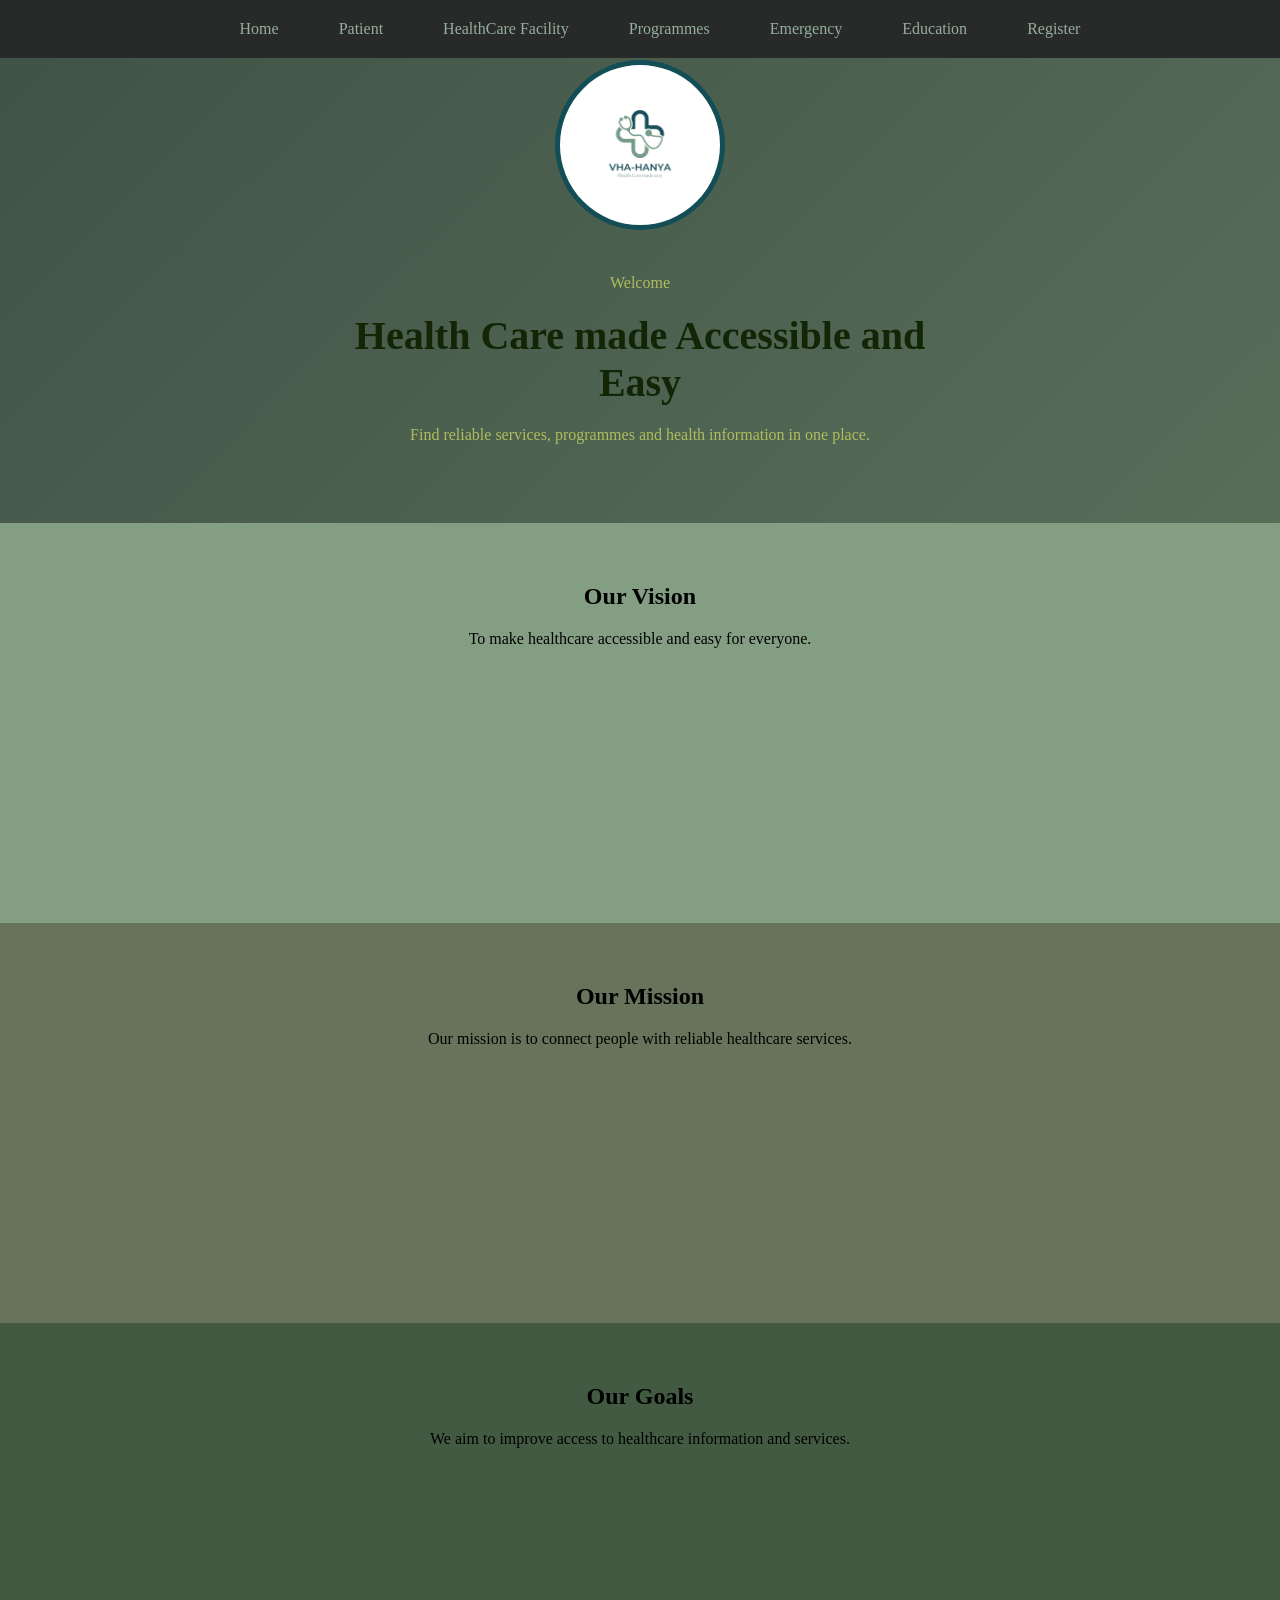
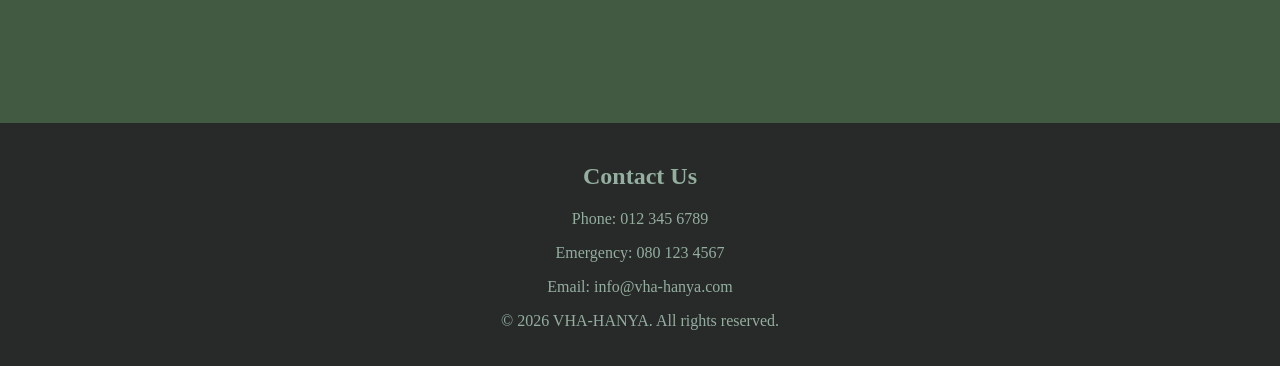
<file: index.html>
<!DOCTYPE html>
<html lang="en">

<head>
    <meta charset="UTF-8">
    <meta name="viewport" content="width=device-width, initial-scale=1.0">

    <title>VHA-HANYA</title>

    <link rel="icon" type="image/png" href="./VHA-HANYA.png?v=2">
    <link rel="stylesheet" href="style.css">
</head>

<body>

    <header>
        <nav>
            <a href="index.html">Home</a>
            <a href="Patient.html">Patient</a>
            <a href="HealthCare.html">HealthCare Facility</a>
            <a href="Programmes.html">Programmes</a>
            <a href="Emergencies.html">Emergency</a>
            <a href="HealthEducation.html">Education</a>
            <a href="Registration.html">Register</a>
        </nav>
    </header>

    <main>

        <!-- Hero Section: logo on the left, text on the right -->
        <section id="home">
            <img src="./VHA-HANYA.png" alt="VHA-HANYA Logo" class="pic">

            <div class="home-text">
                <p class="home-label">Welcome</p>
                <h1>Health Care made Accessible and Easy</h1>
                <p class="home-sub">Find reliable services, programmes and health information in one place.</p>
            </div>
        </section>

        <!-- Vision -->
        <section id="vision">
            <h2>Our Vision</h2>
            <p>To make healthcare accessible and easy for everyone.</p>
        </section>

        <!-- Mission -->
        <section id="mission">
            <h2>Our Mission</h2>
            <p>
                Our mission is to connect people with reliable
                healthcare services.
            </p>
        </section>

        <!-- Goals -->
        <section id="goals">
            <h2>Our Goals</h2>
            <p>
                We aim to improve access to healthcare information
                and services.
            </p>
        </section>

    </main>

    <!-- Footer -->
    <footer>
        <h2>Contact Us</h2>

        <p>Phone: 012 345 6789</p>
        <p>Emergency: 080 123 4567</p>
        <p>Email: info@vha-hanya.com</p>

        <p>&copy; 2026 VHA-HANYA. All rights reserved.</p>
    </footer>

</body>

</html>
</file>
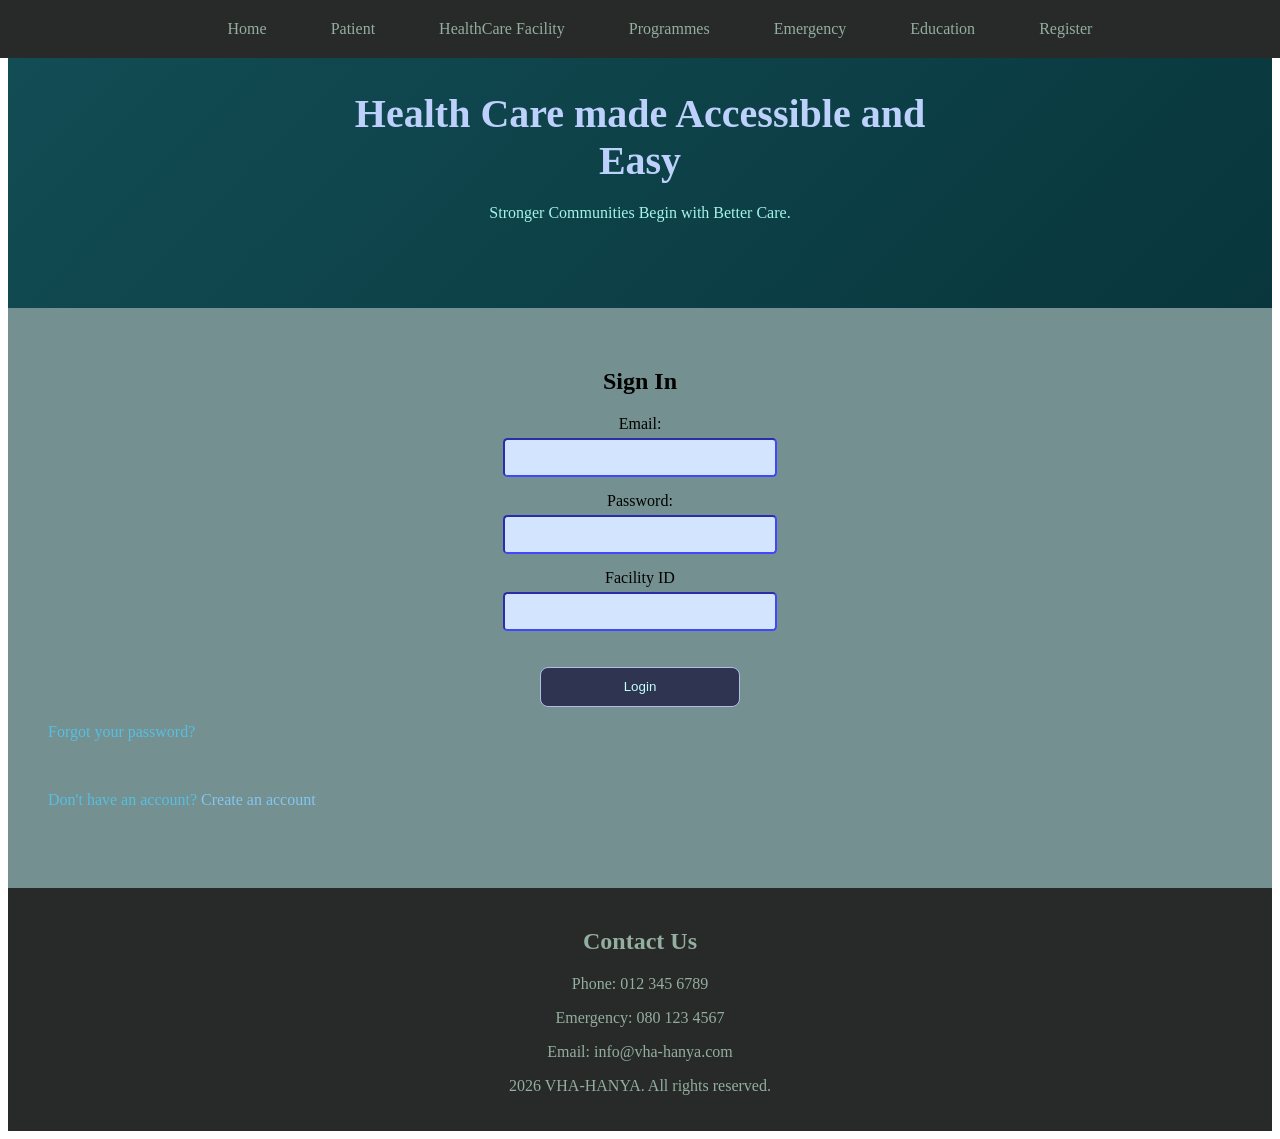
<file: HealthCare.html>
<!DOCTYPE html>
<html lang="en">

<head>
    <meta charset="UTF-8">
    <meta name="viewport" content="width=device-width, initial-scale=1.0">
    <title>VHA-HANYA</title>

    <link rel="icon" type="image/png" href="./VHA-HANYA.png?v=2">
    <link rel="stylesheet" href="healthcarefacility.css">
</head>

<body>

    <header>

        <nav>
            <a href="index.html">Home</a>
            <a href="Patient.html">Patient</a>
            <a href="HealthCare.html">HealthCare Facility</a>
            <a href="Programmes.html">Programmes</a>
            <a href="Emergencies.html">Emergency</a>
            <a href="HealthEducation.html">Education</a>
            <a href="Registration.html">Register</a>
        </nav>
    </header>
    <main>

        <section id="home">

            <div class="home-text">
                <p class="home-label"></p>
                <h1>Health Care made Accessible and Easy</h1>
                <p class="home-sub">Stronger Communities Begin with Better Care.</p>
            </div>
        </section>

        <section id="Patient Login">
            <h1>Sign In</h1>
            <form>
                <label for="email">Email:</label>
                <input type="email" id="email" name="email">
                <br>
                <label for="password">Password:</label>
                <input type="password" id="password" name="password">
                <br>
                <label for="patientid">Facility ID</label>
                <input type="patientid" id="patientid" name="patientid">
                <br>
                <br>
                <br>
                <button type="submit">Login</button>
            </form>

            <p>Forgot your password?</p>
            <br>
            <p>Don't have an account? <a href="Register.html">Create an account</a></p>

        </section>



    </main>
    <footer>
        <h2>Contact Us</h2>

        <p>Phone: 012 345 6789</p>
        <p>Emergency: 080 123 4567</p>
        <p>Email: info@vha-hanya.com</p>

        <p> 2026 VHA-HANYA. All rights reserved.</p>
    </footer>


</body>

</html>
</file>
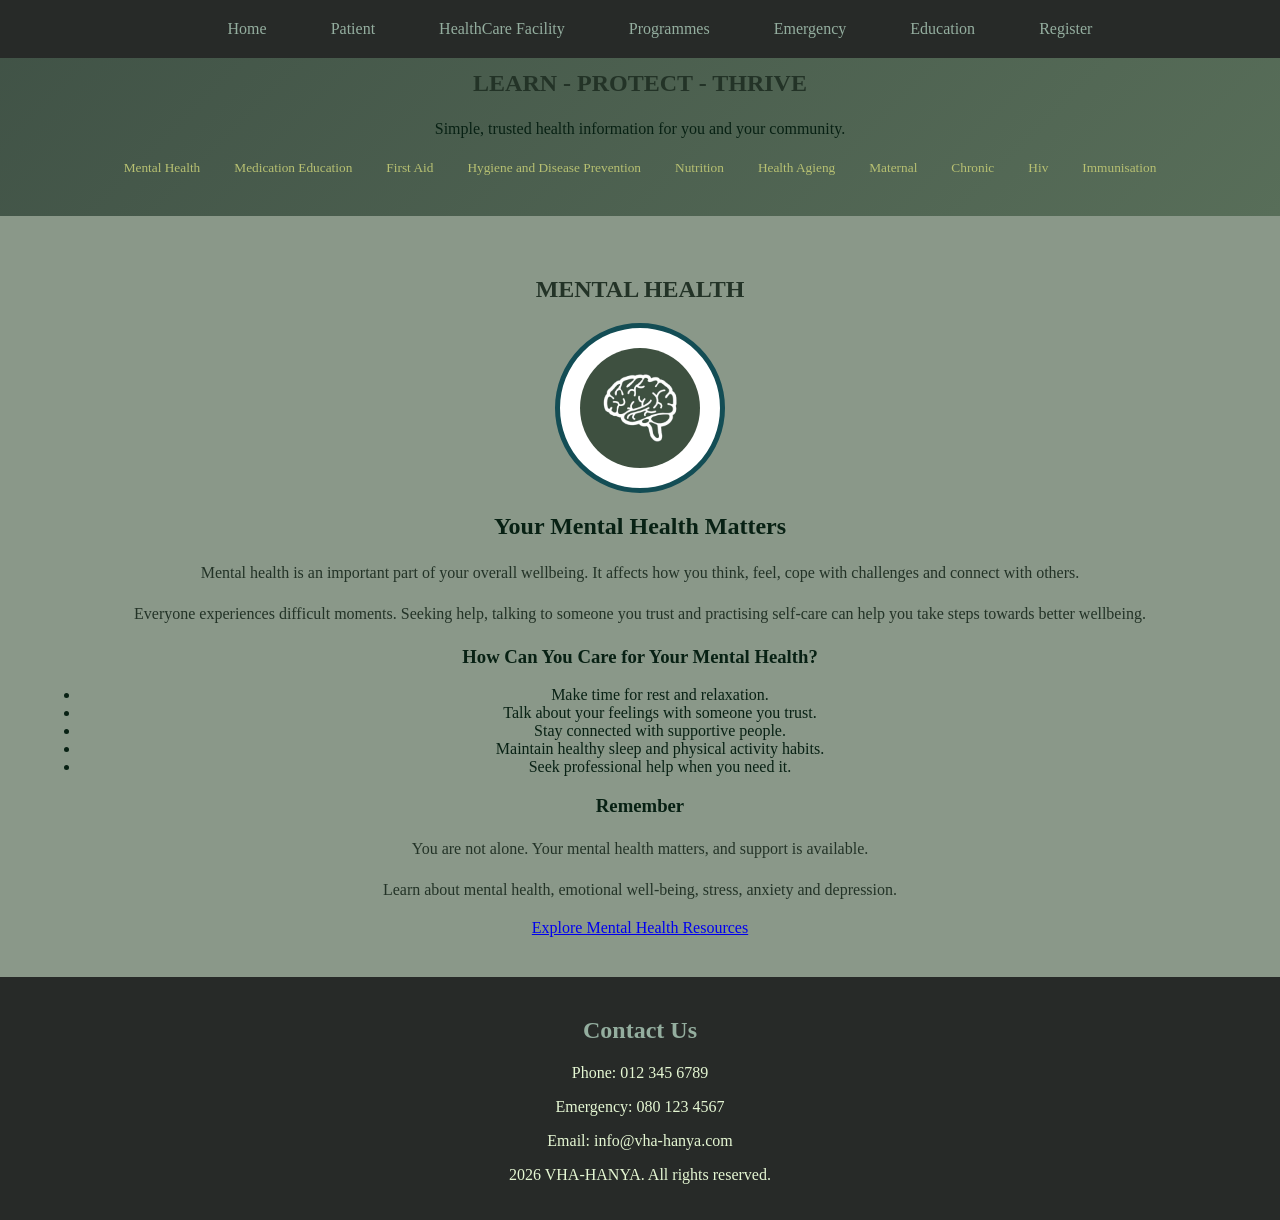
<file: HealthEducation.html>
<!DOCTYPE html>
<html lang="en">

<head>
    <meta charset="UTF-8">
    <meta name="viewport" content="width=device-width, initial-scale=1.0">
    <title>VHA-HANYA</title>

    <link rel="icon" type="image/png" href="./VHA-HANYA.png?v=2">
    <link rel="stylesheet" href="HealthEducation.css">
    <!-- Inside HealthEducation.html, right before </body> -->

</head>

<body>

    <header>

        <nav class="main-nav">
            <a href="index.html">Home</a>
            <a href="Patient.html">Patient</a>
            <a href="HealthCare.html">HealthCare Facility</a>
            <a href="Programmes.html">Programmes</a>
            <a href="Emergencies.html">Emergency</a>
            <a href="HealthEducation.html">Education</a>
            <a href="Registration.html">Register</a>
        </nav>
    </header>
    <main>

        <section id="Education">

            <div class="programmes-hero">
                <p class="eyebrow">HEALTH EDUCATION</p>

                <h1>LEARN - PROTECT - THRIVE</h1>

                <p>Simple, trusted health information for you and your community.</p>
                <nav class="topic-nav">
                    <a href="#MentalHealth">Mental Health</a>
                    <a href="#Medication">Medication Education</a>
                    <a href="#Aid">First Aid</a>
                    <a href="#Hygiene">Hygiene and Disease Prevention</a>
                    <a href="#Nutrition">Nutrition</a>
                    <a href="#Agieng">Health Agieng</a>
                    <a href="#Maternal">Maternal</a>
                    <a href="#Chronic">Chronic</a>
                    <a href="#Hiv">Hiv</a>
                    <a href="#Immunisation">Immunisation</a>
                </nav>
            </div>
        </section>

        <section id="MentalHealth">
            <h1>MENTAL HEALTH</h1>
            <img src="Brain green.jpeg" alt="VHA-HANYA Logo" class="brain">

            <div class="mental-health-content">
                <h2>Your Mental Health Matters</h2>

                <p>
                    Mental health is an important part of your overall
                    wellbeing. It affects how you think, feel, cope with
                    challenges and connect with others.
                </p>

                <p>
                    Everyone experiences difficult moments. Seeking help,
                    talking to someone you trust and practising self-care
                    can help you take steps towards better wellbeing.
                </p>

                <h3>How Can You Care for Your Mental Health?</h3>

                <ul>
                    <li>Make time for rest and relaxation.</li>
                    <li>Talk about your feelings with someone you trust.</li>
                    <li>Stay connected with supportive people.</li>
                    <li>Maintain healthy sleep and physical activity habits.</li>
                    <li>Seek professional help when you need it.</li>
                </ul>

                <h3>Remember</h3>
                <p>
                    You are not alone. Your mental health matters,
                    and support is available.
                </p>
                <p>
                    Learn about mental health, emotional well-being,
                    stress, anxiety and depression.
                </p>
                <a href="https://www.sadag.org/" target="_blank" rel="noopener noreferrer">
                    Explore Mental Health Resources
                </a>
            </div>

        </section>

        <section id="Medication">
            <h1>MEDICATION EDUCATION</h1>
            <img src="Medication and Treatment Education.jpeg" alt="VHA-HANYA Logo" class="Medication">

            <div class="mental-health-content">
                <h2>Your Mental Health Matters</h2>

                <p>
                    Mental health is an important part of your overall
                    wellbeing. It affects how you think, feel, cope with
                    challenges and connect with others.
                </p>

                <p>
                    Everyone experiences difficult moments. Seeking help,
                    talking to someone you trust and practising self-care
                    can help you take steps towards better wellbeing.
                </p>

                <h3>How Can You Care for Your Mental Health?</h3>

                <ul>
                    <li>Make time for rest and relaxation.</li>
                    <li>Talk about your feelings with someone you trust.</li>
                    <li>Stay connected with supportive people.</li>
                    <li>Maintain healthy sleep and physical activity habits.</li>
                    <li>Seek professional help when you need it.</li>
                </ul>

                <h3>Remember</h3>
                <p>
                    You are not alone. Your mental health matters,
                    and support is available.
                </p>
                <p>
                    For reliable information about medicines and health products, visit
                    <a href="https://www.sahpra.org.za/" target="_blank" rel="noopener noreferrer">
                        SAHPRA
                    </a>.
                </p>

            </div>
        </section>

        <section id="Aid">
            <h1>FIRST AID</h1>
            <img src="FAid.jpeg" alt="VHA-HANYA Logo" class="aid">
            <p>
                First aid is the immediate assistance given to someone
                who is injured or suddenly becomes ill before professional
                medical help arrives. Knowing basic first aid can save
                lives, prevent injuries from becoming worse, and provide
                comfort during emergencies.
            </p>

            <h2>Why is First Aid Important?</h2>

            <ul>
                <li>
                    <strong>Saves lives:</strong>
                    Quick action can help someone survive a medical emergency.
                </li>

                <li>
                    <strong>Prevents further harm:</strong>
                    Proper first aid can reduce the risk of an injury
                    becoming more serious.
                </li>

                <li>
                    <strong>Provides reassurance:</strong>
                    Staying calm and comforting an injured person can
                    help reduce panic.
                </li>

                <li>
                    <strong>Promotes safety:</strong>
                    Learning first aid prepares people to respond to
                    accidents at home, school, work, or in public.
                </li>
            </ul>

            <h2>Basic First Aid Tips</h2>

            <ol>
                <li>Check that the scene is safe before approaching.</li>

                <li>
                    Check whether the person responds and is breathing normally.
                </li>

                <li>Call emergency services when necessary.</li>

                <li>
                    For severe bleeding, apply firm, direct pressure
                    with a clean dressing.
                </li>

                <li>
                    If someone is unresponsive and not breathing normally,
                    call for emergency help and begin CPR if you can,
                    following the emergency operator's instructions.
                </li>

                <li>
                    Do not move someone with a suspected serious neck
                    or spinal injury unless there is immediate danger.
                </li>
            </ol>

            <p>
                <strong>Remember:</strong>
                First aid does not replace professional medical treatment.
                When an emergency occurs, seek appropriate medical assistance.
            </p>

            <h2>Learn More About First Aid</h2>

            <p>
                Visit the South African Red Cross Society for first aid
                training and educational resources.
            </p>

            <a href="https://redcross.org.za/service/training-and-skills-development/" target="_blank"
                rel="noopener noreferrer">
                Explore First Aid Resources
            </a>
        </section>

        <section id="Hygiene">
            <h1>HYGIENE & DISEASE PREVENTION</h1>
            <img src="Hygiene and Disease Prevention.jpeg" alt="VHA-HANYA Logo" class="Hygiene">
            <p>
                Hygiene and disease prevention involve practising healthy
                habits to maintain cleanliness, prevent infections, and
                protect ourselves and others from illness. Good hygiene
                helps reduce the spread of harmful germs in our homes,
                schools, workplaces, and communities.
            </p>

            <h2>Why Are Hygiene and Disease Prevention Important?</h2>

            <ul>
                <li>
                    <strong>Prevents infections:</strong>
                    Proper hygiene reduces exposure to germs that cause
                    illnesses such as diarrhoeal diseases and respiratory
                    infections.
                </li>

                <li>
                    <strong>Protects the community:</strong>
                    Healthy habits help reduce the spread of infectious
                    diseases between people.
                </li>

                <li>
                    <strong>Promotes food safety:</strong>
                    Clean hands, safe drinking water, and proper food
                    handling help prevent foodborne illnesses.
                </li>

                <li>
                    <strong>Improves overall health:</strong>
                    Good hygiene supports personal well-being and
                    contributes to a healthier environment.
                </li>
            </ul>

            <h2>Essential Hygiene Practices</h2>

            <ol>
                <li>
                    <strong>Handwashing:</strong>
                    Wash your hands with soap and clean water before
                    handling food, before eating, after using the toilet,
                    and after coughing, sneezing, or touching waste.
                </li>

                <li>
                    <strong>Personal cleanliness:</strong>
                    Bathe regularly, wear clean clothes, and maintain
                    good oral hygiene by brushing your teeth twice daily.
                </li>

                <li>
                    <strong>Safe drinking water:</strong>
                    Use water from a safe source. If the water may be
                    contaminated, follow local health guidance on making
                    it safe to drink.
                </li>

                <li>
                    <strong>Food hygiene:</strong>
                    Wash produce with safe water, cook food thoroughly,
                    separate raw and cooked foods, and store food safely.
                </li>

                <li>
                    <strong>Respiratory hygiene:</strong>
                    Cover your mouth and nose when coughing or sneezing,
                    dispose of tissues properly, and clean your hands.
                </li>

                <li>
                    <strong>Environmental cleanliness:</strong>
                    Dispose of waste correctly, clean frequently touched
                    surfaces, and keep surroundings free from rubbish
                    and standing water where mosquitoes can breed.
                </li>

                <li>
                    <strong>Vaccination:</strong>
                    Keep vaccinations up to date according to recommended
                    schedules to help protect against preventable diseases.
                </li>
            </ol>

            <h2>How Can We Prevent the Spread of Diseases?</h2>

            <p>
                Disease prevention requires individual and community
                effort. Practise good hygiene, avoid sharing personal
                items such as toothbrushes, follow recommended vaccination
                schedules, and seek medical advice when symptoms are
                severe, persistent, or concerning.
            </p>

            <p>
                Antibiotics should only be used when prescribed by an
                appropriate healthcare professional. They do not treat
                viral infections such as the common cold or flu.
            </p>

            <h2>When Should You Seek Medical Help?</h2>

            <p>
                Seek medical advice if you experience persistent fever,
                ongoing diarrhoea, signs of dehydration, or symptoms
                that are getting worse. Seek emergency assistance for
                severe difficulty breathing, confusion, or unconsciousness.
            </p>

            <p>
                <strong>Remember:</strong>
                Prevention starts with small, consistent actions.
                Clean hands, safe food and water, vaccination, and
                responsible hygiene habits can help protect you,
                your family, and your community.
            </p>

            <h2>Learn More About Disease Prevention</h2>

            <p>
                Visit the World Health Organization for reliable
                information about hygiene, sanitation, infectious
                diseases, and disease prevention.
            </p>

            <a href="https://www.who.int/health-topics/water-sanitation-and-hygiene-wash" target="_blank"
                rel="noopener noreferrer">
                Explore WHO Hygiene and Health Resources
            </a>
        </section>

        <section id="Nutrition">
            <h1>NUTRITION & HEALTHY LIVING</h1>
            <img src="nutrition(programmes).jpeg" alt="VHA-HANYA Logo" class="nutrition">
            <p>
                Nutrition and healthy living involve making healthy food
                choices, staying physically active, getting enough sleep,
                and caring for your physical and mental well-being.
                A balanced diet provides the nutrients your body needs
                for energy, growth, repair, and protection against illness.
            </p>

            <h2>Why Is Nutrition Important?</h2>

            <ul>
                <li>
                    <strong>Provides energy:</strong>
                    Healthy foods provide energy for daily activities,
                    studying, working, and exercising.
                </li>

                <li>
                    <strong>Supports growth and development:</strong>
                    Essential nutrients help the body grow, repair tissues,
                    and function properly.
                </li>

                <li>
                    <strong>Supports the immune system:</strong>
                    A varied, balanced diet helps the body maintain its
                    natural defences.
                </li>

                <li>
                    <strong>Promotes long-term health:</strong>
                    Healthy eating habits can help reduce the risk of
                    certain chronic diseases.
                </li>
            </ul>

            <h2>Tips for Healthy Eating</h2>

            <ol>
                <li>
                    <strong>Eat a balanced diet:</strong>
                    Include vegetables, fruits, whole grains, protein-rich
                    foods, and appropriate amounts of healthy fats.
                </li>

                <li>
                    <strong>Eat a variety of foods:</strong>
                    Different foods provide different vitamins, minerals,
                    and other essential nutrients.
                </li>

                <li>
                    <strong>Drink enough water:</strong>
                    Choose safe drinking water regularly throughout the day.
                    Your needs may vary depending on your activity and health.
                </li>

                <li>
                    <strong>Limit excess sugar, salt, and unhealthy fats:</strong>
                    Reduce frequent consumption of sugary drinks and foods
                    high in salt or saturated and trans fats.
                </li>

                <li>
                    <strong>Practise food safety:</strong>
                    Wash produce with safe water, cook food thoroughly,
                    and store food at safe temperatures.
                </li>

                <li>
                    <strong>Eat regularly according to your needs:</strong>
                    Choose meals and snacks that help you maintain energy
                    and meet your nutritional requirements.
                </li>
            </ol>

            <h2>Healthy Living Habits</h2>

            <ul>
                <li>
                    <strong>Stay physically active:</strong>
                    Choose activities you enjoy, such as walking, dancing,
                    cycling, or playing a sport.
                </li>

                <li>
                    <strong>Get enough sleep:</strong>
                    Maintain a regular sleep routine to support concentration,
                    recovery, and overall health.
                </li>

                <li>
                    <strong>Look after your mental health:</strong>
                    Make time for relaxation, connect with supportive people,
                    and seek help when you need it.
                </li>

                <li>
                    <strong>Avoid smoking and harmful substance use:</strong>
                    Make choices that protect your long-term health.
                </li>

                <li>
                    <strong>Attend health check-ups:</strong>
                    Follow recommended screening and vaccination guidance
                    and consult healthcare professionals when needed.
                </li>
            </ul>

            <h2>Healthy Eating on a Budget</h2>

            <p>
                Eating healthily does not have to be expensive. Plan meals
                ahead, compare prices, buy seasonal produce, and consider
                affordable foods such as beans, lentils, eggs, oats, and
                vegetables. Frozen vegetables can also be nutritious options.
            </p>

            <h2>Building Healthy Habits</h2>

            <p>
                Healthy living is about consistency, not perfection.
                Start with small, realistic changes, such as adding a
                vegetable to a meal, taking a daily walk, drinking water
                regularly, or establishing a bedtime routine.
            </p>

            <p>
                <strong>Remember:</strong>
                Every person's nutritional needs are different. If you
                have a medical condition or specific dietary requirements,
                consult a registered dietitian or healthcare professional
                for personalised advice.
            </p>

            <h2>Learn More About Nutrition and Healthy Living</h2>

            <p>
                Explore the World Health Organization's guidance on healthy
                diets to learn more about balanced nutrition and healthy
                lifestyle choices.
            </p>

            <a href="https://www.who.int/news-room/fact-sheets/detail/healthy-diet" target="_blank"
                rel="noopener noreferrer">
                Explore WHO Healthy Diet Resources
            </a>
        </section>

        <section id="Agieng">
            <h1>ELEDERLY HEALTH AND AGEING</h1>
            <img src="Elderly Care and Healthy Ageing.jpeg" alt="VHA-HANYA Logo" class="Ageing">
            <p>
                Ageing is a natural part of life that brings physical,
                emotional, and social changes. Elderly health focuses
                on helping older adults maintain their independence,
                dignity, safety, and quality of life. With appropriate
                healthcare, social support, and healthy lifestyle habits,
                older adults can continue to live meaningful and fulfilling lives.
            </p>

            <h2>Why Is Elderly Health Important?</h2>

            <ul>
                <li>
                    <strong>Promotes independence:</strong>
                    Appropriate care and support help older adults perform
                    daily activities and maintain their independence.
                </li>

                <li>
                    <strong>Supports physical health:</strong>
                    Regular check-ups and healthy habits help identify
                    health concerns early and manage existing conditions.
                </li>

                <li>
                    <strong>Protects mental well-being:</strong>
                    Emotional support, social interaction, and access to
                    mental healthcare can improve quality of life.
                </li>

                <li>
                    <strong>Prevents injuries:</strong>
                    Reducing fall risks and making homes safer can help
                    older adults move around with greater confidence.
                </li>

                <li>
                    <strong>Promotes dignity and respect:</strong>
                    Every older person deserves compassionate care,
                    respect, and the opportunity to make decisions
                    about their own life.
                </li>
            </ul>

            <h2>Healthy Ageing Tips</h2>

            <ol>
                <li>
                    <strong>Eat nutritious meals:</strong>
                    Include a variety of vegetables, fruits, whole grains,
                    and protein-rich foods to support strength and health.
                </li>

                <li>
                    <strong>Stay physically active:</strong>
                    Engage in suitable activities such as walking,
                    stretching, or balance exercises according to
                    your abilities and healthcare advice.
                </li>

                <li>
                    <strong>Attend regular health check-ups:</strong>
                    Monitor blood pressure, vision, hearing, and other
                    health concerns as recommended by a healthcare
                    professional.
                </li>

                <li>
                    <strong>Use medicines safely:</strong>
                    Follow prescribed instructions, keep a list of
                    medicines, and consult a healthcare professional
                    before changing or stopping medication.
                </li>

                <li>
                    <strong>Stay socially connected:</strong>
                    Spend time with family, friends, community groups,
                    or activities that help reduce loneliness and isolation.
                </li>

                <li>
                    <strong>Protect mental health:</strong>
                    Make time for enjoyable activities, share concerns
                    with trusted people, and seek professional help
                    when experiencing persistent sadness or anxiety.
                </li>

                <li>
                    <strong>Get adequate sleep:</strong>
                    Maintain a regular sleep routine and speak to a
                    healthcare professional if sleep problems persist.
                </li>
            </ol>

            <h2>Preventing Falls and Injuries</h2>

            <p>
                Falls can cause serious injuries, but some risks can
                be reduced by keeping walkways clear, improving lighting,
                installing handrails where needed, using suitable footwear,
                and having vision and medication concerns reviewed.
                Mobility aids should be properly fitted and used as advised.
            </p>

            <h2>Common Health Concerns in Older Adults</h2>

            <ul>
                <li>High blood pressure and heart disease.</li>
                <li>Diabetes and other long-term health conditions.</li>
                <li>Arthritis and reduced mobility.</li>
                <li>Changes in vision and hearing.</li>
                <li>Memory difficulties and dementia.</li>
                <li>Loneliness, anxiety, and depression.</li>
                <li>Malnutrition and dehydration.</li>
            </ul>

            <p>
                Experiencing a health concern is not an inevitable part
                of ageing. New, persistent, or worsening symptoms should
                be discussed with a healthcare professional.
            </p>

            <h2>Supporting Older Adults</h2>

            <p>
                Families, caregivers, and communities can support older
                adults by listening to their needs, helping them access
                healthcare, respecting their choices, maintaining social
                connections, and protecting them from neglect, abuse,
                and exploitation.
            </p>

            <p>
                <strong>Remember:</strong>
                Ageing should be accompanied by dignity, respect,
                and appropriate support. Small acts of care can make
                a meaningful difference in an older person's life.
            </p>

            <h2>Learn More About Healthy Ageing</h2>

            <p>
                Visit the World Health Organization for information
                about healthy ageing, age-friendly communities, and
                the health needs of older people.
            </p>

            <a href="https://www.who.int/health-topics/ageing" target="_blank" rel="noopener noreferrer">
                Explore WHO Healthy Ageing Resources
            </a>
        </section>

        <section id="Maternal">
            <h1>MATERNAL & CHILD HEALTH</h1>
            <img src="pregnant (programmes).jpeg" alt="VHA-HANYA Logo" class="Maternal">
            <p>
                Mental and child health focuses on supporting children's
                physical, emotional, social, and psychological development.
                A healthy childhood provides the foundation for learning,
                building relationships, and enjoying a better quality of life.
                Children need proper nutrition, healthcare, protection,
                emotional support, and a safe environment to grow and thrive.
            </p>

            <h2>Why Are Mental and Child Health Important?</h2>

            <ul>
                <li>
                    <strong>Supports healthy development:</strong>
                    Regular healthcare, nutritious food, and a safe
                    environment help children grow and develop.
                </li>

                <li>
                    <strong>Promotes emotional well-being:</strong>
                    Children need love, understanding, and support to
                    express their feelings and develop healthy relationships.
                </li>

                <li>
                    <strong>Encourages early intervention:</strong>
                    Identifying developmental, emotional, or behavioural
                    concerns early can help children receive appropriate support.
                </li>

                <li>
                    <strong>Prevents illness:</strong>
                    Immunisation, good hygiene, and regular health visits
                    help protect children from preventable diseases.
                </li>

                <li>
                    <strong>Protects children:</strong>
                    Every child deserves safety, dignity, care, and
                    protection from abuse, neglect, and violence.
                </li>
            </ul>

            <h2>Promoting Children's Mental Health</h2>

            <ol>
                <li>
                    <strong>Encourage open communication:</strong>
                    Create a safe space where children can talk about
                    their feelings without fear of judgement.
                </li>

                <li>
                    <strong>Provide love and emotional support:</strong>
                    Listen to children, reassure them, and acknowledge
                    their emotions.
                </li>

                <li>
                    <strong>Encourage play and social interaction:</strong>
                    Play, hobbies, and positive friendships support
                    emotional and social development.
                </li>

                <li>
                    <strong>Maintain healthy routines:</strong>
                    Encourage sufficient sleep, physical activity,
                    balanced meals, and time to relax.
                </li>

                <li>
                    <strong>Recognise warning signs:</strong>
                    Persistent sadness, withdrawal, intense fears,
                    major behavioural changes, or difficulties at school
                    may indicate that a child needs additional support.
                </li>

                <li>
                    <strong>Seek professional help:</strong>
                    Consult a healthcare professional, counsellor,
                    psychologist, or other qualified provider when
                    emotional or behavioural concerns persist.
                </li>
            </ol>

            <h2>Essential Child Health Practices</h2>

            <ul>
                <li>
                    <strong>Balanced nutrition:</strong>
                    Provide age-appropriate, nutritious meals that
                    support growth and development.
                </li>

                <li>
                    <strong>Immunisation:</strong>
                    Follow South Africa's recommended childhood
                    immunisation schedule and attend clinic appointments.
                </li>

                <li>
                    <strong>Personal hygiene:</strong>
                    Teach children to wash their hands with soap,
                    brush their teeth, and practise good hygiene.
                </li>

                <li>
                    <strong>Growth and development monitoring:</strong>
                    Attend child health visits to monitor growth,
                    development, hearing, vision, and other health needs.
                </li>

                <li>
                    <strong>Safe environments:</strong>
                    Keep medicines, cleaning products, sharp objects,
                    and other dangerous items out of children's reach.
                    Use appropriate car seats and supervise young children
                    around water.
                </li>

                <li>
                    <strong>Protection from abuse:</strong>
                    Teach children about personal boundaries and
                    encourage them to speak to a trusted adult if
                    someone makes them feel unsafe.
                </li>
            </ul>

            <h2>When Should Parents or Caregivers Seek Help?</h2>

            <p>
                Seek medical advice if a child has persistent symptoms,
                feeding difficulties, concerns about growth or development,
                or significant changes in mood or behaviour.
            </p>

            <p>
                Seek urgent medical assistance if a child has severe
                difficulty breathing, becomes unresponsive, experiences
                a seizure for the first time, or develops other serious
                symptoms. Follow emergency medical guidance.
            </p>

            <h2>Supporting Parents and Caregivers</h2>

            <p>
                Caring for a child can be rewarding, but it can also be
                challenging. Parents and caregivers should seek support
                when they feel overwhelmed. Families, schools, clinics,
                and communities can work together to promote children's
                physical health, emotional well-being, and safety.
            </p>

            <p>
                <strong>Remember:</strong>
                Every child deserves to feel safe, loved, heard, and
                supported. Caring for a child's mental health is just
                as important as caring for their physical health.
            </p>

            <h2>Learn More About Mental and Child Health</h2>

            <p>
                Visit the World Health Organization for reliable
                information about child health, development, and
                mental well-being.
            </p>

            <a href="https://www.who.int/health-topics/child-health" target="_blank" rel="noopener noreferrer">
                Explore WHO Child Health Resources
            </a>

            <br><br>

            <a href="https://www.sadag.org/" target="_blank" rel="noopener noreferrer">
                Visit SADAG for Mental Health Support
            </a>
        </section>

        <section id="Chronic">
            <h1>CHRONIC DISEASE CARE</h1>
            <img src="chronic illness(programmes).jpeg" alt="VHA-HANYA Logo" class="chronic">
            <p>
                Chronic diseases are long-term health conditions that
                often require ongoing medical care, monitoring, and
                lifestyle management. Examples include diabetes,
                high blood pressure, heart disease, asthma, and chronic
                respiratory diseases. With appropriate treatment and
                healthy lifestyle choices, many people can manage
                these conditions and improve their quality of life.
            </p>

            <h2>Why Is Chronic Disease Care Important?</h2>

            <ul>
                <li>
                    <strong>Prevents complications:</strong>
                    Regular monitoring and appropriate treatment can
                    reduce the risk of serious health complications.
                </li>

                <li>
                    <strong>Improves quality of life:</strong>
                    Managing symptoms can help people continue with
                    their daily activities.
                </li>

                <li>
                    <strong>Supports early detection:</strong>
                    Health screenings can identify certain conditions
                    before serious complications develop.
                </li>

                <li>
                    <strong>Encourages healthy living:</strong>
                    Balanced nutrition, physical activity, and other
                    healthy habits can support long-term health.
                </li>
            </ul>

            <h2>Common Chronic Diseases</h2>

            <ul>
                <li>
                    <strong>Diabetes:</strong>
                    A condition that affects how the body regulates
                    blood glucose. Management may include healthy eating,
                    monitoring glucose levels, and prescribed medication.
                </li>

                <li>
                    <strong>High Blood Pressure:</strong>
                    Also called hypertension, this condition can increase
                    the risk of heart disease, stroke, and kidney problems.
                    Regular blood pressure checks are important.
                </li>

                <li>
                    <strong>Heart Disease:</strong>
                    Conditions affecting the heart that may require
                    medication, lifestyle changes, and ongoing medical care.
                </li>

                <li>
                    <strong>Asthma:</strong>
                    A long-term respiratory condition that can cause
                    wheezing, coughing, chest tightness, and difficulty
                    breathing. Following an individual treatment plan
                    can help control symptoms.
                </li>

                <li>
                    <strong>Chronic Respiratory Diseases:</strong>
                    Long-term lung conditions that may affect breathing
                    and require medical assessment and management.
                </li>
            </ul>

            <h2>Tips for Managing Chronic Diseases</h2>

            <ol>
                <li>
                    <strong>Attend regular check-ups:</strong>
                    Visit your clinic or healthcare professional for
                    monitoring, screening, and treatment reviews.
                </li>

                <li>
                    <strong>Take medication as prescribed:</strong>
                    Follow your treatment instructions and consult a
                    healthcare professional before changing or stopping
                    any prescribed medicine.
                </li>

                <li>
                    <strong>Eat a balanced diet:</strong>
                    Include a variety of vegetables, fruits, whole grains,
                    and suitable protein sources. Follow personalised
                    dietary advice if needed.
                </li>

                <li>
                    <strong>Stay physically active:</strong>
                    Choose safe activities appropriate for your abilities
                    and medical condition.
                </li>

                <li>
                    <strong>Avoid smoking:</strong>
                    Avoid tobacco and seek support if you need help
                    stopping smoking.
                </li>

                <li>
                    <strong>Monitor your condition:</strong>
                    If advised by your healthcare professional, keep
                    records of measurements such as blood pressure or
                    blood glucose.
                </li>

                <li>
                    <strong>Look after your mental health:</strong>
                    Managing a long-term condition can be stressful.
                    Reach out to trusted people or a healthcare
                    professional for emotional support.
                </li>
            </ol>

            <h2>Understanding Medication Safety</h2>

            <p>
                Always use medicines according to the instructions
                provided by your healthcare professional. Keep track
                of your medicines, tell your healthcare team about
                other medicines or supplements you use, and ask questions
                if you experience side effects or have concerns.
                Do not share prescription medicines with other people.
            </p>

            <h2>When Should You Seek Medical Help?</h2>

            <p>
                Contact a healthcare professional if your symptoms
                worsen, your medication causes concerning side effects,
                or you are struggling to manage your condition.
            </p>

            <p>
                Seek emergency assistance for severe chest pain,
                sudden weakness on one side of the body, difficulty
                speaking, or severe difficulty breathing.
            </p>

            <h2>Prevention and Early Detection</h2>

            <p>
                Not all chronic diseases can be prevented, but healthy
                lifestyle choices, recommended health screenings,
                avoiding tobacco, and managing risk factors can help
                reduce the risk of some conditions and their complications.
            </p>

            <p>
                <strong>Remember:</strong>
                Chronic disease management is an ongoing journey.
                Following a treatment plan, attending check-ups, and
                asking for support can help you take control of your health.
            </p>

            <h2>Learn More About Chronic Disease Care</h2>

            <p>
                Visit the World Health Organization for reliable
                information about noncommunicable diseases, prevention,
                and long-term health management.
            </p>

            <a href="https://www.who.int/health-topics/noncommunicable-diseases" target="_blank"
                rel="noopener noreferrer">
                Explore WHO Chronic Disease Resources
            </a>
        </section>

        <section id="Hiv">
            <h1>HIV & SEXUAL HEALTH</h1>
            <p>
                HIV (Human Immunodeficiency Virus) affects the immune
                system and can make it harder for the body to fight
                infections if left untreated. Sexual health involves
                physical, emotional, and social well-being in relation
                to sexuality. Access to accurate information, testing,
                prevention, and treatment helps people make informed
                decisions and protect their health.
            </p>

            <h2>Understanding HIV</h2>

            <p>
                HIV can be transmitted through certain body fluids,
                including blood, semen, vaginal fluids, rectal fluids,
                and breast milk. It is commonly transmitted through
                condomless sex when effective prevention measures are
                not used, sharing needles or injecting equipment, and
                from a parent to a child during pregnancy, childbirth,
                or breastfeeding.
            </p>

            <p>
                HIV is NOT transmitted through hugging, handshakes,
                sharing food, using the same toilet, or ordinary
                everyday contact.
            </p>

            <h2>HIV Prevention</h2>

            <ul>
                <li>
                    <strong>Use condoms:</strong>
                    Correct and consistent use of condoms reduces the
                    risk of HIV and many other sexually transmitted
                    infections (STIs).
                </li>

                <li>
                    <strong>Consider PrEP:</strong>
                    Pre-exposure prophylaxis (PrEP) is medication
                    taken by HIV-negative people to help prevent HIV.
                    Consult a healthcare professional to determine
                    whether it is suitable for you.
                </li>

                <li>
                    <strong>Know about PEP:</strong>
                    Post-exposure prophylaxis (PEP) may prevent HIV
                    after a possible exposure. It must be started as
                    soon as possible, ideally within 24 hours and no
                    later than 72 hours.
                </li>

                <li>
                    <strong>Do not share needles:</strong>
                    Use sterile injecting equipment and never share
                    needles or other equipment that may contain blood.
                </li>

                <li>
                    <strong>Get tested:</strong>
                    HIV testing helps you understand your status and
                    access appropriate prevention or treatment.
                </li>
            </ul>

            <h2>HIV Testing and Treatment</h2>

            <p>
                Knowing your HIV status is an important step towards
                protecting your health. HIV tests are available at
                many clinics and healthcare facilities. A healthcare
                professional can explain the testing window period
                and advise whether repeat testing is needed.
            </p>

            <p>
                Although there is currently no widely available cure
                for HIV, antiretroviral therapy (ART) can control the
                virus and help people live long, healthy lives.
                Taking treatment as prescribed is essential.
            </p>

            <p>
                People living with HIV who maintain an undetectable
                viral load through effective treatment do not transmit
                HIV sexually. This is known as Undetectable =
                Untransmittable (U=U).
            </p>

            <h2>Sexual Health and STI Prevention</h2>

            <ul>
                <li>
                    <strong>Practise safer sex:</strong>
                    Use condoms and discuss sexual health with your
                    partner in a respectful and supportive way.
                </li>

                <li>
                    <strong>Get screened for STIs:</strong>
                    Some sexually transmitted infections have no
                    noticeable symptoms. Testing can help identify
                    infections early.
                </li>

                <li>
                    <strong>Consider vaccination:</strong>
                    Ask a healthcare professional about vaccines
                    that help protect against infections such as
                    hepatitis B and human papillomavirus (HPV).
                </li>

                <li>
                    <strong>Respect consent:</strong>
                    Sexual activity must be voluntary. Everyone has
                    the right to set boundaries and say no.
                </li>

                <li>
                    <strong>Seek medical care:</strong>
                    Speak to a healthcare professional if you notice
                    unusual discharge, sores, pain when urinating,
                    or other possible STI symptoms.
                </li>
            </ul>

            <h2>Fighting HIV Stigma and Discrimination</h2>

            <p>
                Everyone deserves dignity, privacy, and access to
                healthcare regardless of their HIV status. HIV cannot
                be identified by someone's appearance. Avoid judgement,
                respect confidentiality, and support people living
                with HIV with kindness and understanding.
            </p>

            <h2>When Should You Seek Help?</h2>

            <p>
                If you think you may have been exposed to HIV within
                the past 72 hours, seek medical care immediately to
                ask about PEP. Do not wait for symptoms to appear.
            </p>

            <p>
                Visit a clinic or healthcare professional for HIV
                testing, STI screening, contraception advice, or
                questions about sexual and reproductive health.
            </p>

            <p>
                <strong>Remember:</strong>
                Knowing your status, accessing prevention, and
                receiving treatment are important steps towards
                protecting your health. HIV is a manageable condition,
                and everyone deserves respectful, stigma-free care.
            </p>

            <h2>Learn More About HIV and Sexual Health</h2>

            <p>
                Visit these trusted organisations for accurate
                information, testing guidance, and support.
            </p>

            <ul>
                <li>
                    <a href="https://www.who.int/health-topics/hiv-aids" target="_blank" rel="noopener noreferrer">
                        World Health Organization – HIV Information
                    </a>
                </li>

                <li>
                    <a href="https://www.sahpra.org.za/" target="_blank" rel="noopener noreferrer">
                        SAHPRA – Medicines and Health Products
                    </a>
                </li>

                <li>
                    <a href="https://www.sadag.org/" target="_blank" rel="noopener noreferrer">
                        SADAG – Mental Health Support
                    </a>
                </li>
            </ul>
        </section>

        <section id="Immunisation">
            <h1>IMMUNISATION AND VACCINATION</h1>
            <img src="Immunization and vaccination.jpeg" alt="VHA-HANYA Logo" class="Immunisation">
            <p>
                Immunisation is the process of developing protection
                against infectious diseases, usually through vaccination.
                Vaccines train the immune system to recognise and fight
                specific germs, helping prevent serious illnesses,
                complications, and deaths. Vaccination protects individuals
                and helps reduce the spread of certain diseases within
                communities.
            </p>

            <h2>Why Is Vaccination Important?</h2>

            <ul>
                <li>
                    <strong>Prevents serious diseases:</strong>
                    Vaccines protect against diseases such as measles,
                    polio, hepatitis B, and certain types of pneumonia.
                </li>

                <li>
                    <strong>Protects children:</strong>
                    Childhood vaccinations help protect babies and
                    children during important stages of growth and development.
                </li>

                <li>
                    <strong>Protects vulnerable people:</strong>
                    Vaccination helps reduce the spread of certain
                    infections to people who are more likely to become
                    seriously ill.
                </li>

                <li>
                    <strong>Reduces complications:</strong>
                    Vaccines can lower the risk of severe illness,
                    hospitalisation, and death from vaccine-preventable
                    diseases.
                </li>

                <li>
                    <strong>Supports community health:</strong>
                    High vaccination coverage can help limit outbreaks
                    of certain infectious diseases.
                </li>
            </ul>

            <h2>How Do Vaccines Work?</h2>

            <p>
                Vaccines help the immune system recognise a particular
                infection without requiring a person to experience the
                disease itself. The immune system can then respond more
                effectively if it encounters that germ in the future.
                Some vaccines require more than one dose or booster
                doses to provide the recommended protection.
            </p>

            <h2>Common Types of Vaccination</h2>

            <ul>
                <li>
                    <strong>Childhood vaccinations:</strong>
                    Protect babies and children against infections
                    such as measles, polio, tuberculosis, and hepatitis B,
                    according to the recommended schedule.
                </li>

                <li>
                    <strong>Adolescent vaccinations:</strong>
                    Vaccines such as HPV help protect against certain
                    infections and related cancers.
                </li>

                <li>
                    <strong>Adult vaccinations:</strong>
                    Adults may need vaccines or booster doses depending
                    on their age, health, occupation, travel, and
                    vaccination history.
                </li>

                <li>
                    <strong>Vaccination during pregnancy:</strong>
                    Certain vaccines are recommended during pregnancy
                    to protect the pregnant person and baby. Ask a
                    healthcare professional which vaccines are appropriate.
                </li>

                <li>
                    <strong>Travel vaccinations:</strong>
                    Some destinations require or recommend specific
                    vaccines. Seek advice before travelling.
                </li>
            </ul>

            <h2>Tips for Staying Up to Date</h2>

            <ol>
                <li>
                    Keep your vaccination card or immunisation record
                    in a safe place.
                </li>

                <li>
                    Follow South Africa's recommended immunisation
                    schedule for children and adults.
                </li>

                <li>
                    Attend clinic appointments at the recommended times.
                </li>

                <li>
                    Ask a healthcare professional about missed doses
                    or catch-up vaccinations.
                </li>

                <li>
                    Tell your healthcare provider about severe allergic
                    reactions or previous serious vaccine reactions.
                </li>

                <li>
                    Ask about expected side effects and when to seek
                    medical assistance.
                </li>
            </ol>

            <h2>Are Vaccines Safe?</h2>

            <p>
                Vaccines undergo testing and regulatory review before
                approval, and their safety continues to be monitored.
                Like other medicines, vaccines can cause side effects.
                Common effects include temporary soreness at the injection
                site, mild fever, or tiredness. Serious reactions are rare,
                but urgent medical attention is necessary if someone
                develops signs of a severe allergic reaction, such as
                difficulty breathing or swelling of the throat.
            </p>

            <h2>Common Vaccine Myths</h2>

            <ul>
                <li>
                    <strong>Myth:</strong> Vaccines are unnecessary if
                    a person feels healthy.
                    <br>
                    <strong>Fact:</strong> Vaccines help prevent infections
                    before exposure and reduce the risk of certain
                    serious complications.
                </li>

                <li>
                    <strong>Myth:</strong> Natural infection is always
                    safer than vaccination.
                    <br>
                    <strong>Fact:</strong> Some infections can cause
                    serious complications, while vaccination helps
                    build protection without requiring the person to
                    experience the disease itself.
                </li>

                <li>
                    <strong>Myth:</strong> One vaccine protects against
                    every infectious disease.
                    <br>
                    <strong>Fact:</strong> Each vaccine protects against
                    particular infections, and different vaccines may
                    be needed at different stages of life.
                </li>
            </ul>

            <h2>Where Can You Get Vaccinated?</h2>

            <p>
                In South Africa, public clinics and other authorised
                healthcare facilities provide vaccinations according
                to national guidelines and availability. Contact your
                local clinic to confirm which vaccines you need and
                whether an appointment is required.
            </p>

            <p>
                <strong>Remember:</strong>
                Vaccination is an important part of preventive healthcare.
                Keep your immunisation records up to date and consult
                a qualified healthcare professional if you have questions
                about which vaccines are suitable for you or your family.
            </p>

            <h2>Learn More About Immunisation</h2>

            <p>
                Visit these trusted health organisations for reliable
                information about vaccines and immunisation.
            </p>

            <ul>
                <li>
                    <a href="https://www.who.int/health-topics/vaccines-and-immunization" target="_blank"
                        rel="noopener noreferrer">
                        World Health Organization – Vaccines and Immunisation
                    </a>
                </li>

                <li>
                    <a href="https://www.health.gov.za/" target="_blank" rel="noopener noreferrer">
                        South African National Department of Health
                    </a>
                </li>

                <li>
                    <a href="https://www.sahpra.org.za/" target="_blank" rel="noopener noreferrer">
                        SAHPRA – Medicines and Vaccine Regulation
                    </a>
                </li>
            </ul>
        </section>


    </main>
    <footer>
        <h2>Contact Us</h2>

        <p>Phone: 012 345 6789</p>
        <p>Emergency: 080 123 4567</p>
        <p>Email: info@vha-hanya.com</p>

        <p> 2026 VHA-HANYA. All rights reserved.</p>
    </footer>

 <script>
    // Automatically show whichever section matches the URL hash, or default to #MentalHealth
    const hash = window.location.hash || '#MentalHealth';
    if(document.querySelector(hash)) document.querySelector(hash).style.display = 'block';

    // Listen for clicks on the sub-nav links to switch views instantly
    document.querySelectorAll('.topic-nav a').forEach(link => {
        link.addEventListener('click', () => {
            setTimeout(() => { location.reload(); }, 10); // Refreshes state cleanly to target hash
        });
    });
</script>   
</body>

</html>
</file>
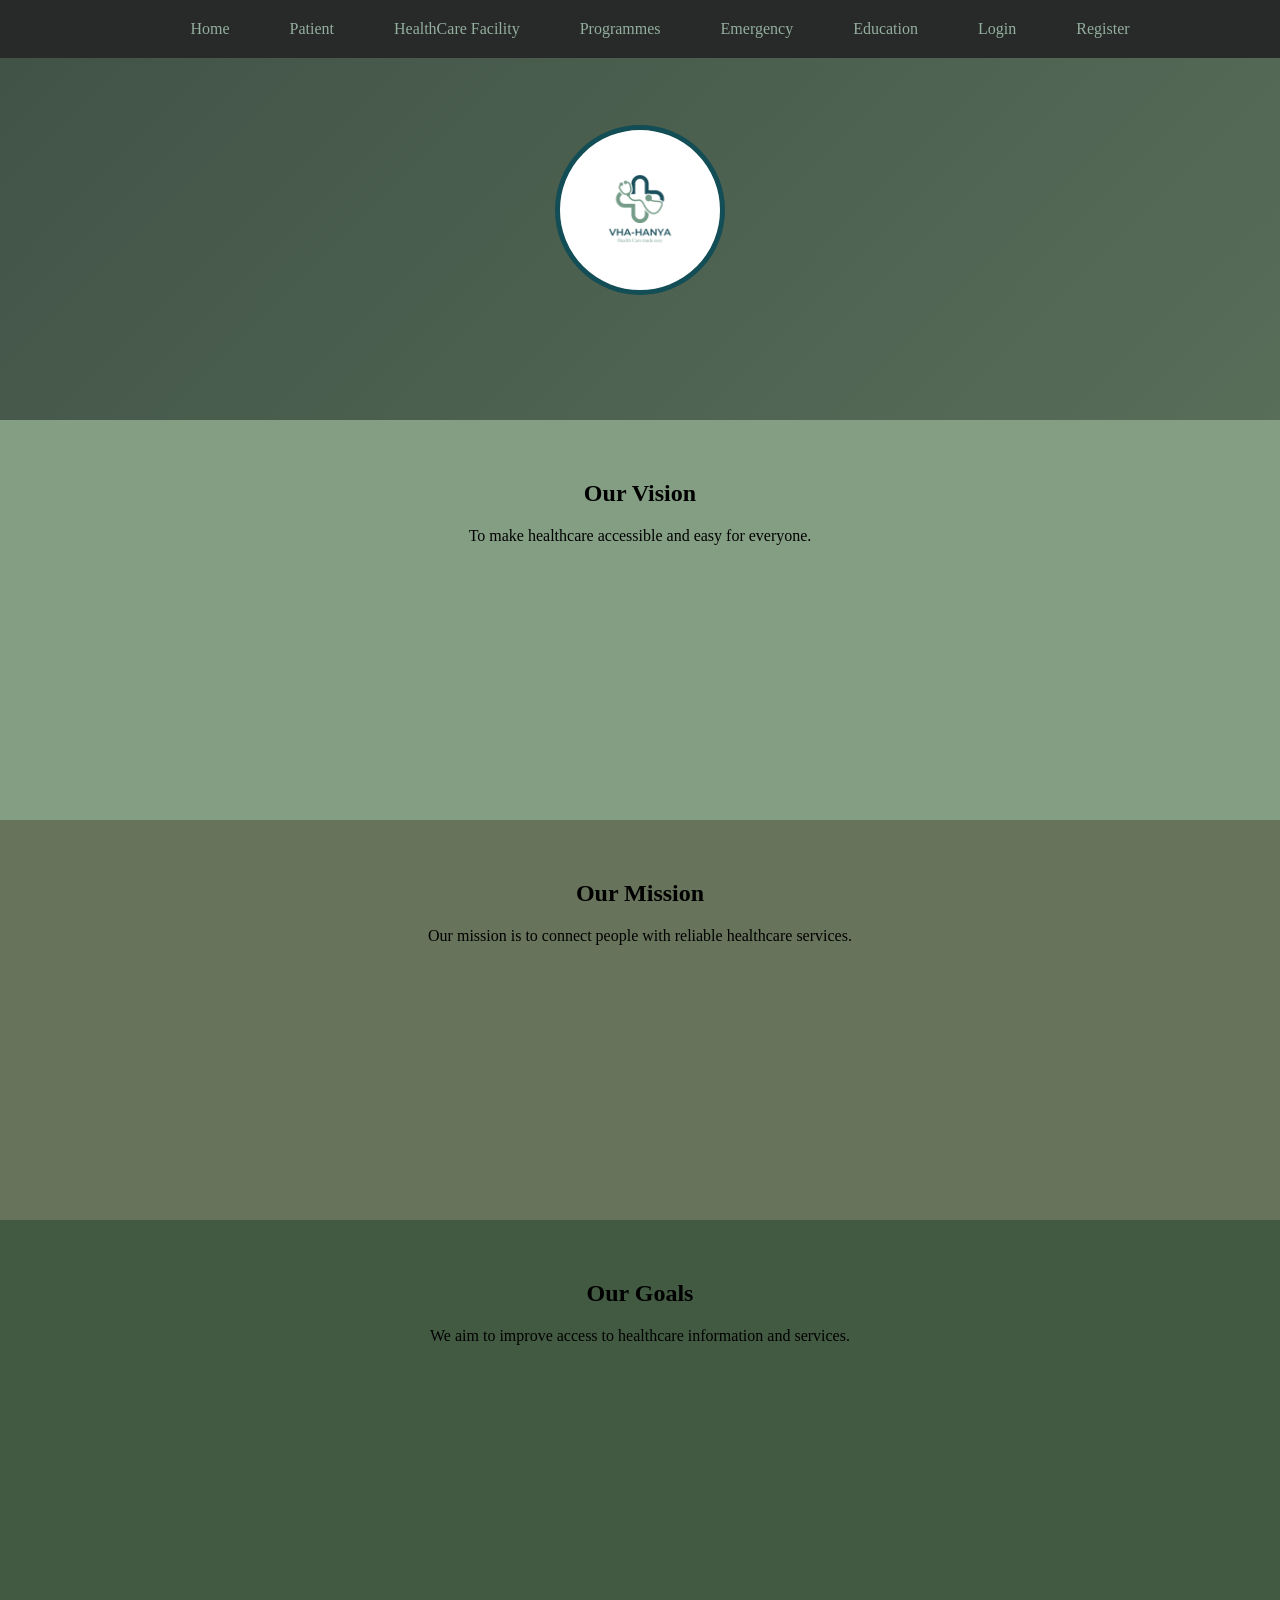
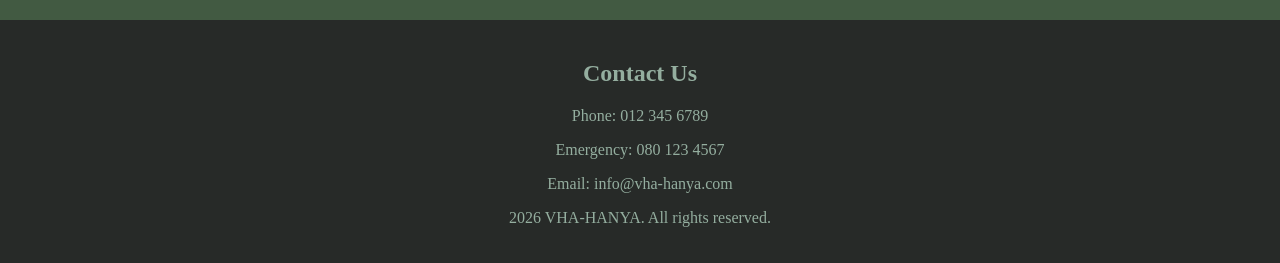
<file: homepage.html.html>
<!DOCTYPE html>
<html lang="en">
<head>
    <meta charset="UTF-8">
    <meta name="viewport" content="width=device-width, initial-scale=1.0">
    <title>VHA-HANYA</title>

    <link rel="icon" type="image/png" href="./VHA-HANYA.png?v=2">
    <link rel="stylesheet" href="style.css">
</head>

<body>

    <header>
        
        <nav>
            <a href ="VHA-HANYA Homepage.html">Home</a>
            <a href="Patient.html">Patient</a>
            <a href="HealthCare.html">HealthCare Facility</a>
            <a href="Programmes.html">Programmes</a>
            <a href="Emergencies.html">Emergency</a>
            <a href="HealthEducation.html">Education</a>
            <a href="Login.html">Login</a>
            <a href="Registration.html">Register</a>
        </nav>
    </header>
<main>

    <section id="home">
        <img src="./VHA-HANYA.png" alt="VHA-HANYA Logo" class="pic">
       
    </section>

    <section id="vision">
        <h2>Our Vision</h2>
        <p>To make healthcare accessible and easy for everyone.</p>
    </section>

    <section id="mission">
        <h2>Our Mission</h2>
        <p>Our mission is to connect people with reliable healthcare services.</p>
    </section>

    <section id="goals">
        <h2>Our Goals</h2>
        <p>We aim to improve access to healthcare information and services.</p>
    </section>

</main><footer>
    <h2>Contact Us</h2>

    <p>Phone: 012 345 6789</p>
    <p>Emergency: 080 123 4567</p>
    <p>Email: info@vha-hanya.com</p>

    <p> 2026 VHA-HANYA. All rights reserved.</p>
</footer>


</body>
</html>
</file>
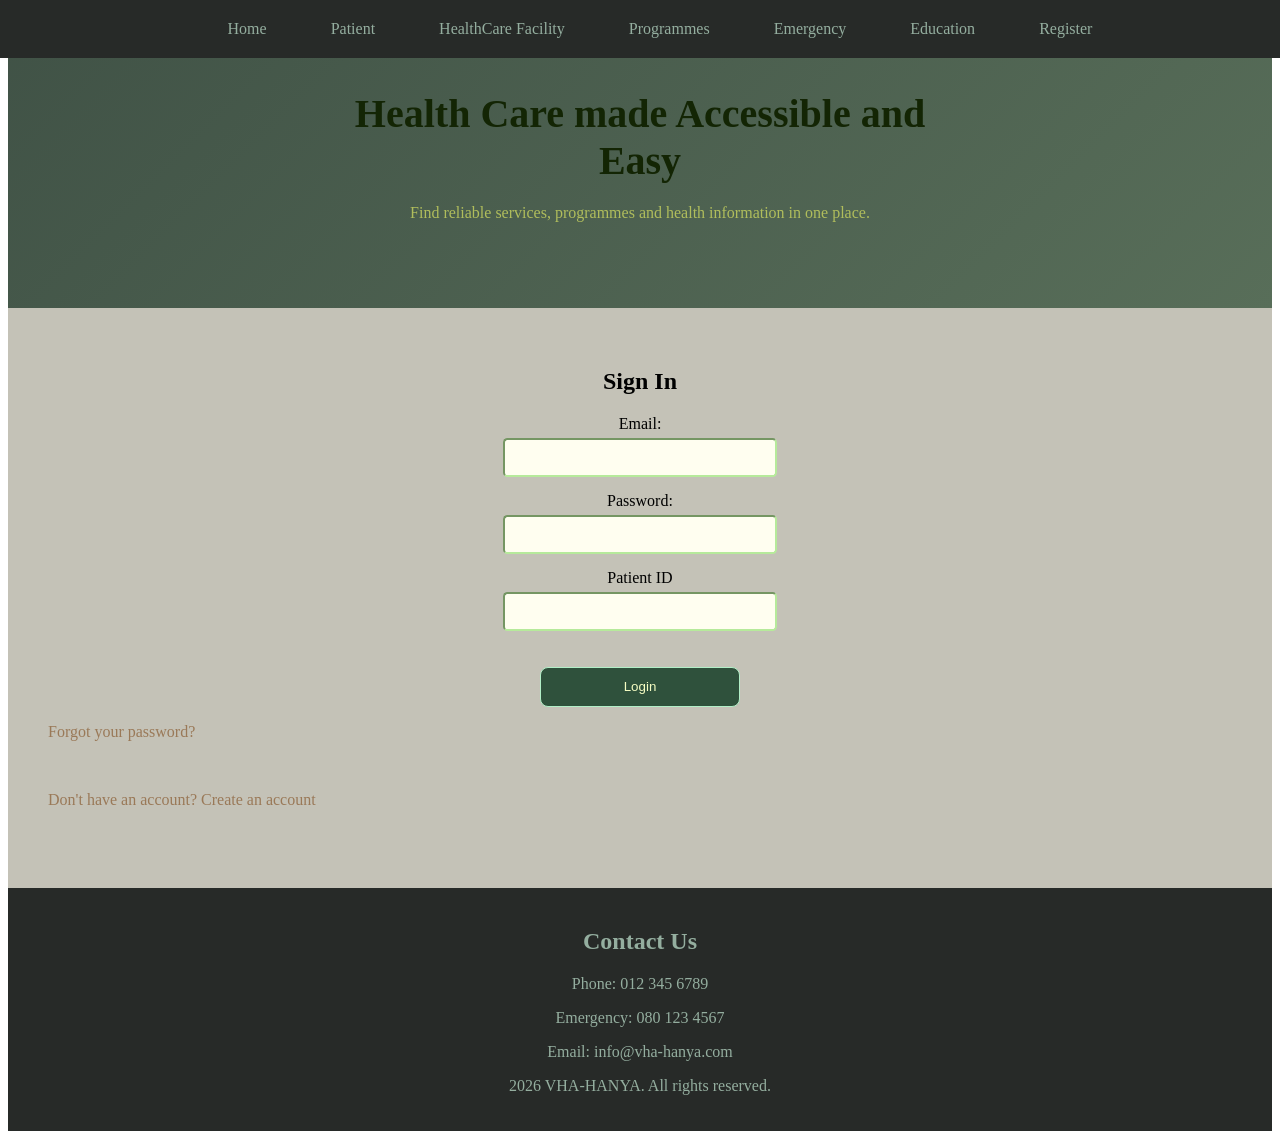
<file: Patient.html>
<!DOCTYPE html>
<html lang="en">
<head>
    <meta charset="UTF-8">
    <meta name="viewport" content="width=device-width, initial-scale=1.0">
    <title>VHA-HANYA</title>

    <link rel="icon" type="image/png" href="./VHA-HANYA.png?v=2">
    <link rel="stylesheet" href="style2.css">
</head>

<body>

    <header>
        
        <nav>
             <a href ="index.html">Home</a>
            <a href="Patient.html">Patient</a>
            <a href="HealthCare.html">HealthCare Facility</a>
            <a href="Programmes.html">Programmes</a>
            <a href="Emergencies.html">Emergency</a>
            <a href="HealthEducation.html">Education</a>
            <a href="Registration.html">Register</a>
        </nav>
    </header>
<main>

     <section id="home">

            <div class="home-text">
                <p class="home-label"></p>
                <h1>Health Care made Accessible and Easy</h1>
                <p class="home-sub">Find reliable services, programmes and health information in one place.</p>
            </div>
        </section>

    <section id="Patient Login">
        <h1>Sign In</h1>
        <form >
            <label for="email">Email:</label>
            <input type="email" id="email" name="email">
            <br>
            <label for="password">Password:</label>
            <input type="password" id="password" name="password">
            <br>
            <label for="patientid">Patient ID</label>
            <input type="patientid" id="patientid" name="patientid">
            <br>
            <br>
            <br>
            <button type="submit">Login</button>
        </form>

        <p>Forgot your password?</p>
        <br>
        <p>Don't have an account? <a href="Register.html">Create an account</a></p>

    </section>

    

</main>
<footer>
    <h2>Contact Us</h2>

    <p>Phone: 012 345 6789</p>
    <p>Emergency: 080 123 4567</p>
    <p>Email: info@vha-hanya.com</p>

    <p> 2026 VHA-HANYA. All rights reserved.</p>
</footer>


</body>
</html>
</file>
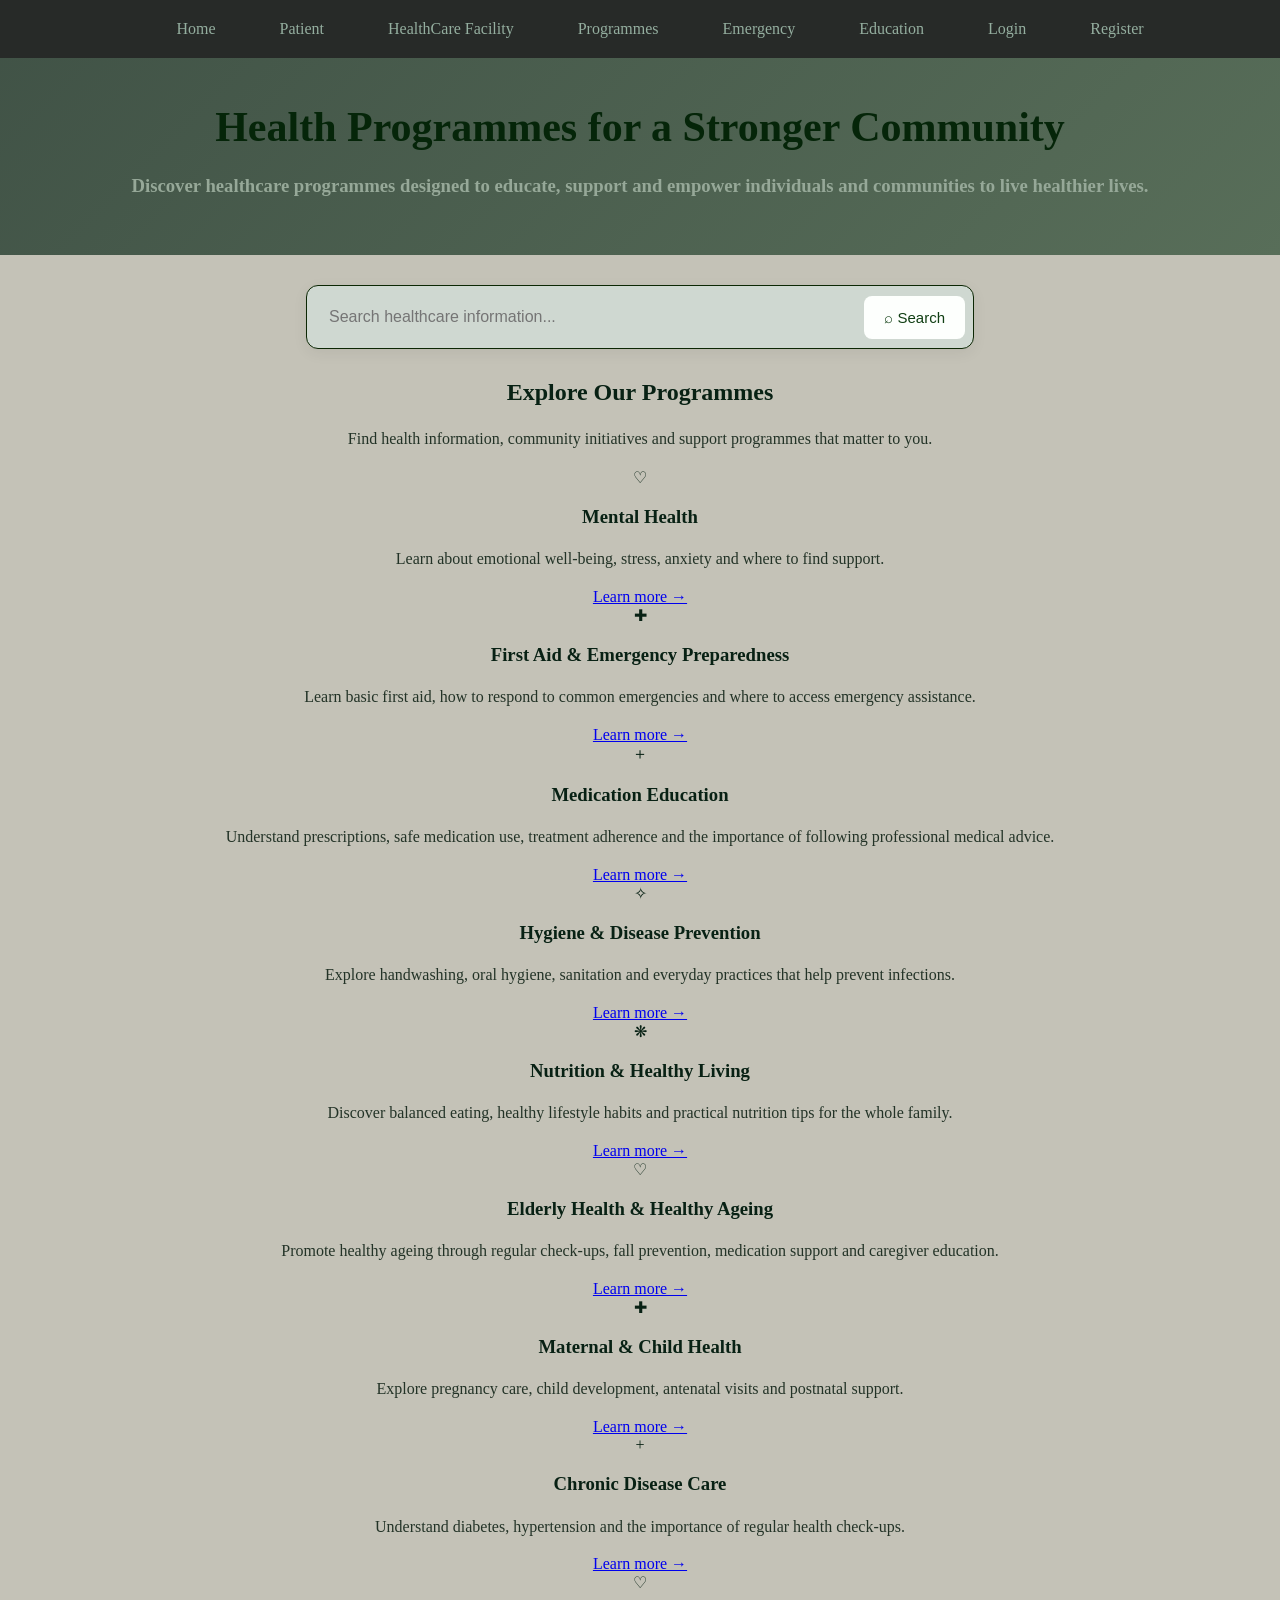
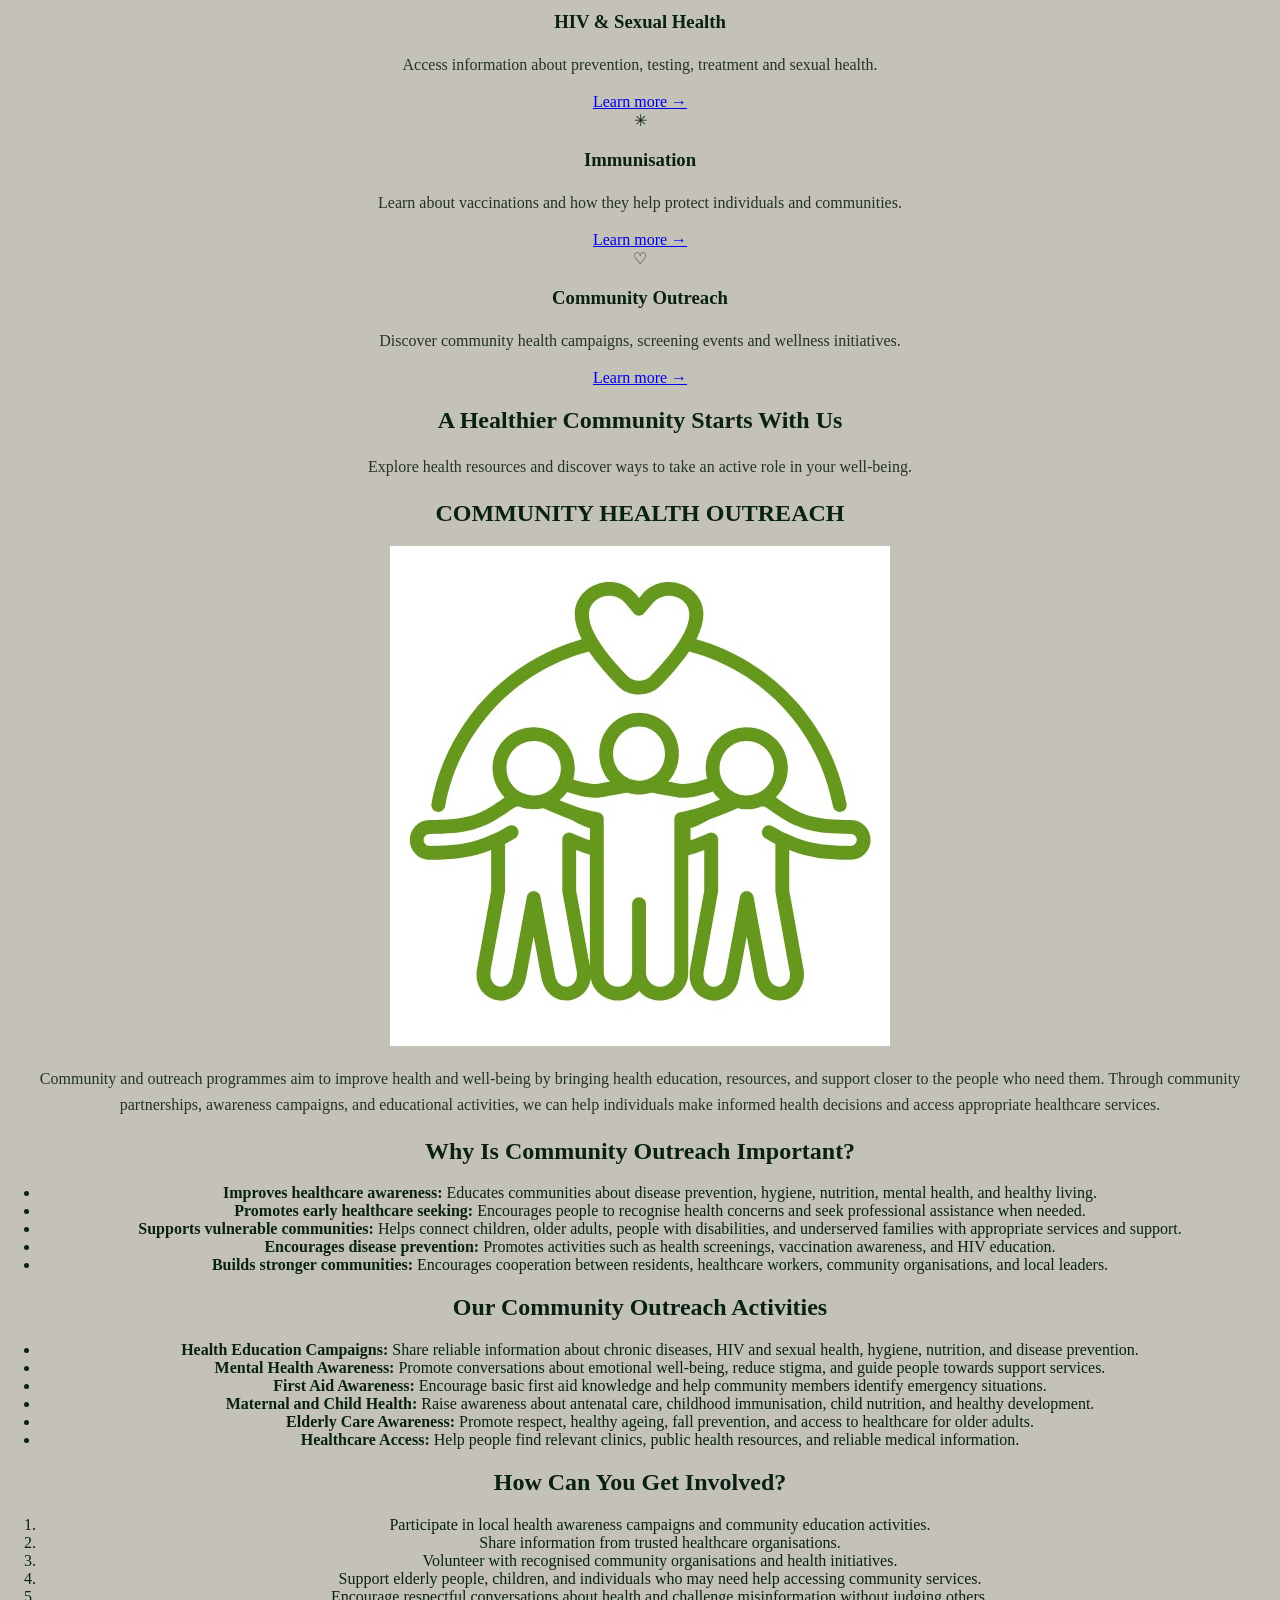
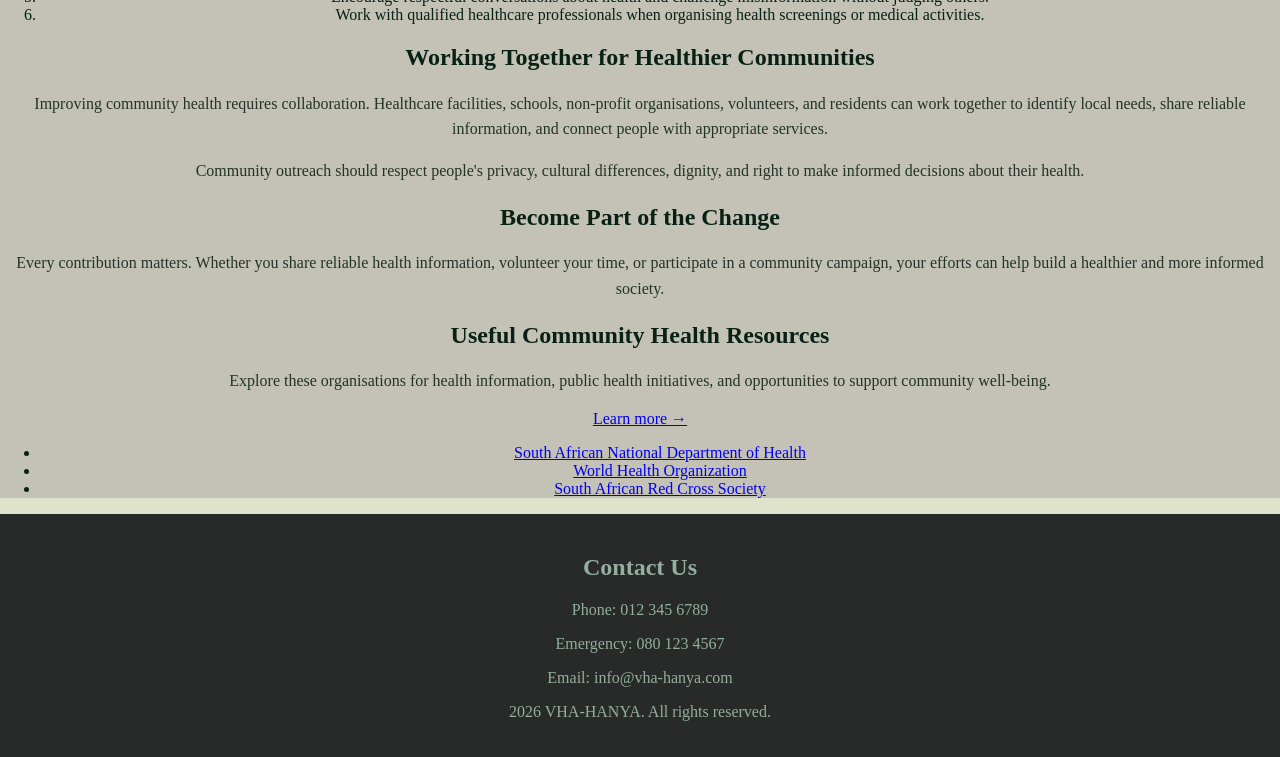
<file: Programmes.html>
<!DOCTYPE html>
<html lang="en">

<head>
    <meta charset="UTF-8">
    <meta name="viewport" content="width=device-width, initial-scale=1.0">
    <title>VHA-HANYA</title>

    <link rel="icon" type="image/png" href="./VHA-HANYA.png?v=2">
    <link rel="stylesheet" href="Programmes.css">
</head>

<body>

    <header>

        <nav>
            <a href="index.html">Home</a>
            <a href="Patient.html">Patient</a>
            <a href="HealthCare.html">HealthCare Facility</a>
            <a href="Programmes.html" class="active">Programmes</a>
            <a href="Emergencies.html">Emergency</a>
            <a href="HealthEducation.html">Education</a>
            <a href="Login.html">Login</a>
            <a href="Registration.html">Register</a>
        </nav>
    </header>
    <main>

        <section id="Programmes">

            <div class="programmes-hero">
                <p class="eyebrow">OUR PROGRAMMES</p>

                <h1>Health Programmes for a Stronger Community</h1>

                <h3>
                    Discover healthcare programmes designed to educate,
                    support and empower individuals and communities
                    to live healthier lives.
                </h3>
            </div>

            <div class="search-container">
                <input type="search" id="siteSearch" placeholder="Search healthcare information..."
                    aria-label="Search VHA-HANYA">
                <button type="button" onclick="searchWebsite()"><span>⌕</span> Search</button>
            </div>

            <div id="searchResults"></div>

            <div class="programmes-container">

                <h2>Explore Our Programmes</h2>

                <p class="section-description">
                    Find health information, community initiatives
                    and support programmes that matter to you.
                </p>

                <div class="programmes-grid">
                    <!--Mental Health-->
                    <article class="programme-card">
                        <div class="programme-icon">♡</div>
                        <h3>Mental Health</h3>
                        <p>
                            Learn about emotional well-being, stress,
                            anxiety and where to find support.
                        </p>
                        <a href="HealthEducation.html">Learn more →</a>
                    </article>

                    <!-- First Aid -->
                    <article class="programme-card">
                        <div class="programme-icon">✚</div>
                        <h3>First Aid & Emergency Preparedness</h3>
                        <p>
                            Learn basic first aid, how to respond to common
                            emergencies and where to access emergency assistance.
                        </p>
                        <a href="HealthEducation.html">Learn more →</a>
                    </article>

                    <!-- Medication Education -->
                    <article class="programme-card">
                        <div class="programme-icon">＋</div>
                        <h3>Medication Education</h3>
                        <p>
                            Understand prescriptions, safe medication use,
                            treatment adherence and the importance of following
                            professional medical advice.
                        </p>
                        <a href="HealthEducation.html">Learn more →</a>
                    </article>

                    <!-- Hygiene -->
                    <article class="programme-card">
                        <div class="programme-icon">✧</div>
                        <h3>Hygiene & Disease Prevention</h3>
                        <p>
                            Explore handwashing, oral hygiene, sanitation
                            and everyday practices that help prevent infections.
                        </p>
                        <a href="HealthEducation.html">Learn more →</a>
                    </article>

                    <!-- Nutrition -->
                    <article class="programme-card">
                        <div class="programme-icon">❋</div>
                        <h3>Nutrition & Healthy Living</h3>
                        <p>
                            Discover balanced eating, healthy lifestyle habits
                            and practical nutrition tips for the whole family.
                        </p>
                        <a href="HealthEducation.html">Learn more →</a>
                    </article>

                    <!-- Elderly Health -->
                    <article class="programme-card">
                        <div class="programme-icon">♡</div>
                        <h3>Elderly Health & Healthy Ageing</h3>
                        <p>
                            Promote healthy ageing through regular check-ups,
                            fall prevention, medication support and caregiver education.
                        </p>
                        <a href="HealthEducation.html">Learn more →</a>
                    </article>
                    <!--Meaternal and  Child health-->
                    <article class="programme-card">
                        <div class="programme-icon">✚</div>
                        <h3>Maternal & Child Health</h3>
                        <p>
                            Explore pregnancy care, child development,
                            antenatal visits and postnatal support.
                        </p>
                        <a href="HealthEducation.html">Learn more →</a>
                    </article>
                    <!--Chronic Disease Care-->
                    <article class="programme-card">
                        <div class="programme-icon">+</div>
                        <h3>Chronic Disease Care</h3>
                        <p>
                            Understand diabetes, hypertension and the
                            importance of regular health check-ups.
                        </p>
                        <a href="HealthEducation.html">Learn more →</a>
                    </article>
                    <!--HIV & Sexual Health-->
                    <article class="programme-card">
                        <div class="programme-icon">♡</div>
                        <h3>HIV & Sexual Health</h3>
                        <p>
                            Access information about prevention,
                            testing, treatment and sexual health.
                        </p>
                        <a href="HealthEducation.html">Learn more →</a>
                    </article>
                    <!--Immunization-->
                    <article class="programme-card">
                        <div class="programme-icon">✳</div>
                        <h3>Immunisation</h3>
                        <p>
                            Learn about vaccinations and how they help
                            protect individuals and communities.
                        </p>
                        <a href="HealthEducation.html">Learn more →</a>
                    </article>
                    <!--Community Outreach-->
                    <article class="programme-card">
                        <div class="programme-icon">♡</div>
                        <h3>Community Outreach</h3>
                        <p>
                            Discover community health campaigns,
                            screening events and wellness initiatives.
                        </p>
                        <a href="HealthEducation.html">Learn more →</a>
                    </article>

                </div>
            </div>

            <div class="programme-cta">
                <h2>A Healthier Community Starts With Us</h2>
                <p>
                    Explore health resources and discover ways to
                    take an active role in your well-being.
                <h1>COMMUNITY HEALTH OUTREACH</h1>
                <img src="Community Health Outreach.jpeg" alt="VHA-HANYA Logo" class="Community">
                <p>
                    Community and outreach programmes aim to improve health
                    and well-being by bringing health education, resources,
                    and support closer to the people who need them.
                    Through community partnerships, awareness campaigns,
                    and educational activities, we can help individuals
                    make informed health decisions and access appropriate
                    healthcare services.
                </p>

                <h2>Why Is Community Outreach Important?</h2>

                <ul>
                    <li>
                        <strong>Improves healthcare awareness:</strong>
                        Educates communities about disease prevention,
                        hygiene, nutrition, mental health, and healthy living.
                    </li>

                    <li>
                        <strong>Promotes early healthcare seeking:</strong>
                        Encourages people to recognise health concerns
                        and seek professional assistance when needed.
                    </li>

                    <li>
                        <strong>Supports vulnerable communities:</strong>
                        Helps connect children, older adults, people with
                        disabilities, and underserved families with
                        appropriate services and support.
                    </li>

                    <li>
                        <strong>Encourages disease prevention:</strong>
                        Promotes activities such as health screenings,
                        vaccination awareness, and HIV education.
                    </li>

                    <li>
                        <strong>Builds stronger communities:</strong>
                        Encourages cooperation between residents, healthcare
                        workers, community organisations, and local leaders.
                    </li>
                </ul>

                <h2>Our Community Outreach Activities</h2>

                <ul>
                    <li>
                        <strong>Health Education Campaigns:</strong>
                        Share reliable information about chronic diseases,
                        HIV and sexual health, hygiene, nutrition, and
                        disease prevention.
                    </li>

                    <li>
                        <strong>Mental Health Awareness:</strong>
                        Promote conversations about emotional well-being,
                        reduce stigma, and guide people towards support services.
                    </li>

                    <li>
                        <strong>First Aid Awareness:</strong>
                        Encourage basic first aid knowledge and help
                        community members identify emergency situations.
                    </li>

                    <li>
                        <strong>Maternal and Child Health:</strong>
                        Raise awareness about antenatal care, childhood
                        immunisation, child nutrition, and healthy development.
                    </li>

                    <li>
                        <strong>Elderly Care Awareness:</strong>
                        Promote respect, healthy ageing, fall prevention,
                        and access to healthcare for older adults.
                    </li>

                    <li>
                        <strong>Healthcare Access:</strong>
                        Help people find relevant clinics, public health
                        resources, and reliable medical information.
                    </li>
                </ul>

                <h2>How Can You Get Involved?</h2>

                <ol>
                    <li>
                        Participate in local health awareness campaigns
                        and community education activities.
                    </li>

                    <li>
                        Share information from trusted healthcare organisations.
                    </li>

                    <li>
                        Volunteer with recognised community organisations
                        and health initiatives.
                    </li>

                    <li>
                        Support elderly people, children, and individuals
                        who may need help accessing community services.
                    </li>

                    <li>
                        Encourage respectful conversations about health
                        and challenge misinformation without judging others.
                    </li>

                    <li>
                        Work with qualified healthcare professionals when
                        organising health screenings or medical activities.
                    </li>
                </ol>

                <h2>Working Together for Healthier Communities</h2>

                <p>
                    Improving community health requires collaboration.
                    Healthcare facilities, schools, non-profit organisations,
                    volunteers, and residents can work together to identify
                    local needs, share reliable information, and connect
                    people with appropriate services.
                </p>

                <p>
                    Community outreach should respect people's privacy,
                    cultural differences, dignity, and right to make
                    informed decisions about their health.
                </p>

                <h2>Become Part of the Change</h2>

                <p>
                    Every contribution matters. Whether you share reliable
                    health information, volunteer your time, or participate
                    in a community campaign, your efforts can help build
                    a healthier and more informed society.
                </p>

                <h2>Useful Community Health Resources</h2>

                <p>
                    Explore these organisations for health information,
                    public health initiatives, and opportunities to support
                    community well-being.
                </p>
                <a href="HealthEducation.html">Learn more →</a>
                <ul>
                    <li>
                        <a href="https://www.health.gov.za/" target="_blank" rel="noopener noreferrer">
                            South African National Department of Health
                        </a>
                    </li>

                    <li>
                        <a href="https://www.who.int/" target="_blank" rel="noopener noreferrer">
                            World Health Organization
                        </a>
                    </li>

                    <li>
                        <a href="https://redcross.org.za/" target="_blank" rel="noopener noreferrer">
                            South African Red Cross Society
                        </a>
                    </li>
                </ul>

        </section>

        </section>




    </main>
    <footer>
        <h2>Contact Us</h2>

        <p>Phone: 012 345 6789</p>
        <p>Emergency: 080 123 4567</p>
        <p>Email: info@vha-hanya.com</p>

        <p> 2026 VHA-HANYA. All rights reserved.</p>
    </footer>


</body>

</html>
</file>
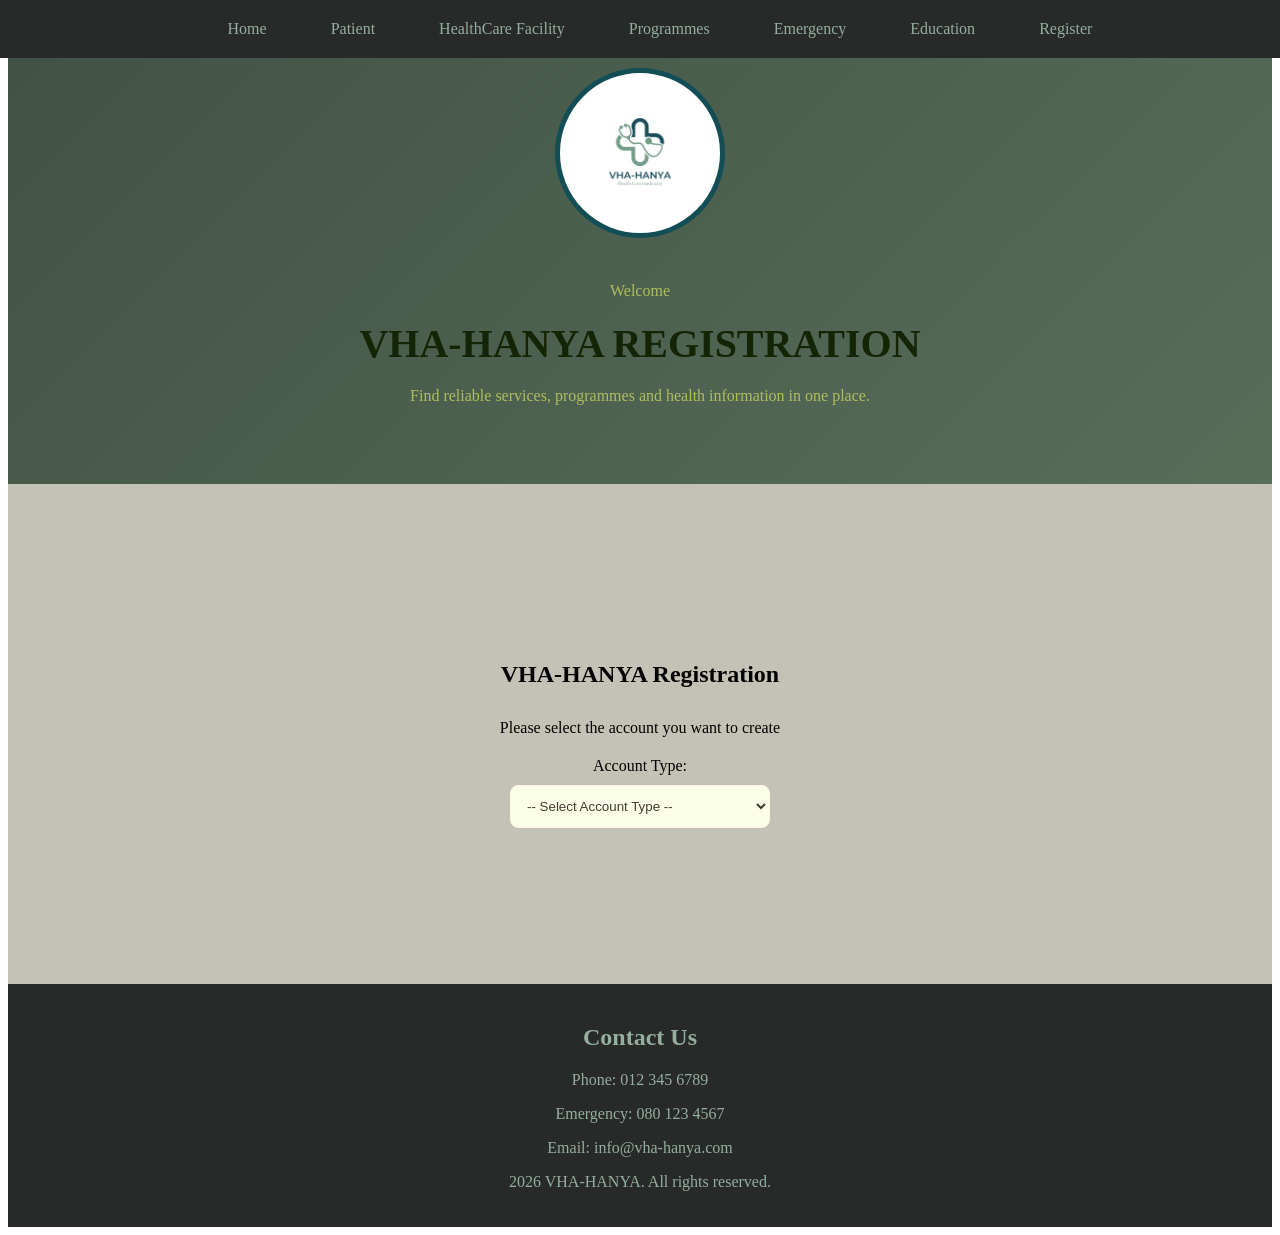
<file: Registration.html>
<!DOCTYPE html>
<html lang="en">

<head>
    <meta charset="UTF-8">
    <meta name="viewport" content="width=device-width, initial-scale=1.0">
    <title>VHA-HANYA</title>

    <link rel="icon" type="image/png" href="./VHA-HANYA.png?v=2">
    <link rel="stylesheet" href="styleRegist.css">
</head>

<body>

    <header>

        <nav>
            <a href="index.html">Home</a>
            <a href="Patient.html">Patient</a>
            <a href="HealthCare.html">HealthCare Facility</a>
            <a href="Programmes.html">Programmes</a>
            <a href="Emergencies.html">Emergency</a>
            <a href="HealthEducation.html">Education</a>
            <a href="Registration.html">Register</a>
        </nav>
    </header>
    <main>
        <section id="home">
            <img src="./VHA-HANYA.png" alt="VHA-HANYA Logo" class="pic">

            <div class="home-text">
                <p class="home-label">Welcome</p>
                <h1>VHA-HANYA REGISTRATION</h1>
                <p class="home-sub">Find reliable services, programmes and health information in one place.</p>
            </div>
        </section>
        <section id="reg">
        <h1>VHA-HANYA Registration</h1>

        <p>Please select the account you want to create</p>
        <label for="accountType">Account Type:</label>

        <select id="accountType" name="accountType">
            <option value="">-- Select Account Type --</option>
            <option value="patient">Patient</option>
            <option value="healthcare">Healthcare Professional</option>
            <option value="facility">Healthcare Facility</option>
            <option value="pharmacy">Pharmacy</option>
            <option value="ambulance">Emergency Service</option>
        </select>
        </section>



    </main>
    <footer>
        <h2>Contact Us</h2>

        <p>Phone: 012 345 6789</p>
        <p>Emergency: 080 123 4567</p>
        <p>Email: info@vha-hanya.com</p>

        <p> 2026 VHA-HANYA. All rights reserved.</p>
    </footer>


</body>

</html>
</file>
<file: style.css>
/* ---------- Base ---------- */
html {
    scroll-behavior: smooth;
}
 
body {
    margin: 0;
    font-family: Georgia, "Times New Roman", serif;
}
 
/* ---------- Header and navigation ---------- */
header {
    text-align: center;
    padding: 20px;
    background-color: rgb(39, 42, 40);
    position:fixed;
    top: 0;
    left: 0;
    width: 100%;
    z-index: 1000;
}
 
nav {
    display: flex;
    flex-wrap: wrap;
    justify-content: center;
    gap: 10px 0;
}
 
nav a {
    margin: 0 30px;
    color: rgb(148, 174, 159);
    text-decoration: none;
}
 
nav a:hover,
nav a:focus-visible {
    color: rgb(192, 204, 195);
    text-decoration: underline;
}
 
/* ---------- Sections (shared) ---------- */
section {
    min-height: 320px;
    padding: 40px;
    text-align: center;
}
 
/* ---------- Hero: logo on the left, text on the right ---------- */

#home {
    display: flex;
    flex-direction: column;
    align-items: center;
    justify-content: center;
    gap: 24px;
    min-height: 420px;
    padding: 60px 8%;
    box-sizing: border-box;
    background:  linear-gradient(135deg, #405246, #586e59);
    ;
}


.pic {
    width: 170px;
    height: 170px;
    flex-shrink: 0;
    display: block;
    margin: 0 auto;
    padding: 20px;
    box-sizing: border-box;
    border-radius: 50%;
    object-fit: contain;
    background-color: white;
    border: 5px solid rgb(19, 77, 85);
}

 

.home-text {
    display: block;
    visibility: visible;
    opacity: 1;
    position: relative;
    z-index: 10;
    width: 100%;
    max-width: 640px;
    text-align: center;
}

.home-text h1 {
    color: rgb(19, 37, 4);
    font-size: 2.5rem;
    margin: 10px 0;
}

.home-text p {
    color: rgb(176, 189, 92);
    line-height: 1.6;
}

 
/* ---------- Vision, mission, goals ---------- */
#vision {
    background-color: rgb(132, 158, 132);
}
 
#mission {
    background-color: rgb(103, 116, 91);
}
 
#goals {
    background-color: rgb(66, 90, 66);
}
 
/* ---------- Footer ---------- */
footer {
    text-align: center;
    padding: 20px;
    background-color: rgb(39, 42, 40);
}
 
footer h2,
footer p {
    color: rgb(148, 174, 159);
}
 
/* ---------- Phones: logo on top, text below ---------- */
@media (max-width: 700px) {
    #home {
        flex-direction: column;
        gap: 32px;
        padding: 50px 6%;
    }
 
    .pic {
        width: 190px;
        height: 190px;
        padding: 22px;
    }
 
    .home-text h1 {
        font-size: 2rem;
    }
 
    nav a {
        margin: 0 14px;
    }
}
#home .home-text {
    display: block !important;
    visibility: visible !important;
    opacity: 1 !important;
    position: static !important;
    width: 100%;
    max-width: 640px;
    height: auto !important;
    overflow: visible !important;
    color: white !important;
    text-align: center;
}
</file>
<file: healthcarefacility.css>
header {
    text-align: center;
    padding: 20px;
    background-color: rgb(39, 42, 40);
    position:fixed;
    top: 0;
    left: 0;
    width: 100%;
    z-index: 1000;
}
#home {
    display: flex;
    flex-direction: column;
    align-items: center;
    justify-content: center;
    gap: 24px;
    min-height: 300px;
    padding: 60px 8%;
    box-sizing: border-box;
    background:  linear-gradient(135deg,  rgb(19, 77, 85),  rgb(8, 54, 60));
    ;
}

.home-text {
    display: block;
    visibility: visible;
    opacity: 1;
    position: relative;
    z-index: 10;
    width: 100%;
    max-width: 640px;
    text-align: center;
}

.home-text h1 {
    color: rgb(190, 209, 252);
    font-size: 2.5rem;
    margin: 10px 0;
}

.home-text p {
    color: rgb(165, 244, 234);
    line-height: 1.6;
}

nav a {
    margin: 0 30px;
    color: rgb(148, 174, 159);
    text-decoration: none;
}

footer{
    text-align: center;
    padding:20px;
    background-color: rgb(39,42,40)
}
footer h2,p{
    color:rgb(148, 174, 159)
}
html{
    scroll-behavior: smooth;
}
section {
    min-height: 500px;
    padding: 40px;
  background-color:#749090;
}
section p{
    color: #57bfe1;
}
section a{
    color: #82c7f2;
    text-decoration: none; 
}

main h1{
    text-align:center;
}

button {
    background-color: rgb(47, 52, 81);
    color: rgb(195, 253, 253);
    width: 200px;
    height: 40px;
    border: 1px solid #b2baee;
    border-radius: 8px;
    cursor: pointer;
}

form {
    text-align: center;
}

form label {
    display: block;
    margin-top: 15px;
    margin-bottom: 5px;
}

form input {
    padding: 10px;
    width: 250px;
    background-color: #d3e4ff;
    border-radius: 0.5cap;
    border-color: #4346fd;
}
</file>
<file: HealthEducation.css>
header {
    text-align: center;
    padding: 20px;
    background-color: rgb(39, 42, 40);
    position:fixed;
    top: 0;
    left: 0;
    width: 100%;
    z-index: 1000;
}

body {
    margin: 0;
    background-color: #8a9889;  /* cream page background */
    color: #082114;              /* default text colour */
    min-height: 100vh;
}
body h1{
    color: #233327;
}
body p{
    color: #e5f7d3;
}
main section#Education {
    display: block;
}

/* Hide all health topic sections by default */
main section:not(#Education) {
    display: none;
}

/* Show Mental Health when the page first loads */
main section#MentalHealth {
    display: block;
}

/* Show the topic selected in the navigation */
main section:not(#Education):target {
    display: block;
}

/* Hide Mental Health when another topic is selected */
main:has(section:not(#MentalHealth):not(#Education):target)
section#MentalHealth {
    display: none;
}


/* Highlight the active tab in navigation */
.topic-nav a:focus, 
.topic-nav a:active {
    color: #e5f7d3 !important;
    font-weight: bold;
}


@keyframes fadeIn {
    from { opacity: 0; transform: translateY(4px); }
    to { opacity: 1; transform: translateY(0); }
}

/* Highlight the active tab in navigation */
.topic-nav a:focus, 
.topic-nav a:active {
    color: #e5f7d3 !important;
    font-weight: bold;
}


.main-nav a {
    margin: 0 30px;
    color: rgb(148, 174, 159);
    text-decoration: none;
}

.programmes-hero {
    background: linear-gradient(135deg, #405246, #586e59);
    max-width: none;
    width: 100%;
    margin: 0;
    border-radius: 0;
    padding: 40px 30px;
    box-sizing: border-box;
}
.topic-nav a{
   margin: 0 15px;
    color: rgb(183, 192, 114);
    text-decoration: none;
    font-size: smaller;
}
.programmes-hero,
.programmes-hero .eyebrow { margin-top: 0; }

.programmes-hero { padding-top: 24px; }


#Education {
    min-height: 0;   /* removes the forced 500px height */
    padding: 0;
    background-color: #c4c2b7;
    
}
#Education p{
    color: #082114;
}
.pic {
    width: 400px;
    height: auto;
    display: block;
    margin: 20px auto;
}
footer{
    text-align: center;
    padding:20px;
    color:rgb(61, 97, 32);
    background-color: rgb(39,42,40)
}
footer h2,p{
    color:rgb(148, 174, 159)
}
html{
    scroll-behavior: smooth;
}
section {
    min-height: 500px;
    padding: 40px;
    text-align: center;
}


p:not(footer p) {
    color: #233327;
    font-size: 16px;
    line-height: 1.6;
}

.brain {
     width: 170px;
    height: 170px;
    flex-shrink: 0;
    display: block;
    margin: 0 auto;
    padding: 20px;
    box-sizing: border-box;
    border-radius: 50%;
    object-fit: contain;
    background-color: white;
    border: 5px solid rgb(19, 77, 85);
}

.Medication {
     width: 170px;
    height: 170px;
    flex-shrink: 0;
    display: block;
    margin: 0 auto;
    padding: 20px;
    box-sizing: border-box;
    border-radius: 50%;
    object-fit: contain;
    background-color: white;
    border: 5px solid rgb(19, 77, 85);
}

.aid {
     width: 170px;
    height: 170px;
    flex-shrink: 0;
    display: block;
    margin: 0 auto;
    padding: 20px;
    box-sizing: border-box;
    border-radius: 50%;
    object-fit: contain;
    background-color: white;
    border: 5px solid rgb(19, 77, 85);
}

.Hygiene {
     width: 170px;
    height: 170px;
    flex-shrink: 0;
    display: block;
    margin: 0 auto;
    padding: 20px;
    box-sizing: border-box;
    border-radius: 50%;
    object-fit: contain;
    background-color: white;
    border: 5px solid rgb(19, 77, 85);
}
.nutrition {
     width: 170px;
    height: 170px;
    flex-shrink: 0;
    display: block;
    margin: 0 auto;
    padding: 20px;
    box-sizing: border-box;
    border-radius: 50%;
    object-fit: contain;
    background-color: white;
    border: 5px solid rgb(19, 77, 85);
}
.Ageing {
     width: 170px;
    height: 170px;
    flex-shrink: 0;
    display: block;
    margin: 0 auto;
    padding: 20px;
    box-sizing: border-box;
    border-radius: 50%;
    object-fit: contain;
    background-color: white;
    border: 5px solid rgb(19, 77, 85);
}
.Maternal {
     width: 170px;
    height: 170px;
    flex-shrink: 0;
    display: block;
    margin: 0 auto;
    padding: 20px;
    box-sizing: border-box;
    border-radius: 50%;
    object-fit: contain;
    background-color: white;
    border: 5px solid rgb(19, 77, 85);
}
.chronic {
     width: 170px;
    height: 170px;
    flex-shrink: 0;
    display: block;
    margin: 0 auto;
    padding: 20px;
    box-sizing: border-box;
    border-radius: 50%;
    object-fit: contain;
    background-color: white;
    border: 5px solid rgb(19, 77, 85);
}
.Immunisation {
     width: 170px;
    height: 170px;
    flex-shrink: 0;
    display: block;
    margin: 0 auto;
    padding: 20px;
    box-sizing: border-box;
    border-radius: 50%;
    object-fit: contain;
    background-color: white;
    border: 5px solid rgb(19, 77, 85);
}
</file>
<file: style2.css>
header {
    text-align: center;
    padding: 20px;
    background-color: rgb(39, 42, 40);
    position:fixed;
    top: 0;
    left: 0;
    width: 100%;
    z-index: 1000;
}
#home {
    display: flex;
    flex-direction: column;
    align-items: center;
    justify-content: center;
    gap: 24px;
    min-height: 300px;
    padding: 60px 8%;
    box-sizing: border-box;
    background:  linear-gradient(135deg, #405246, #586e59);
    ;
}

.home-text {
    display: block;
    visibility: visible;
    opacity: 1;
    position: relative;
    z-index: 10;
    width: 100%;
    max-width: 640px;
    text-align: center;
}

.home-text h1 {
    color: rgb(19, 37, 4);
    font-size: 2.5rem;
    margin: 10px 0;
}

.home-text p {
    color: rgb(176, 189, 92);
    line-height: 1.6;
}

nav a {
    margin: 0 30px;
    color: rgb(148, 174, 159);
    text-decoration: none;
}

footer{
    text-align: center;
    padding:20px;
    background-color: rgb(39,42,40)
}
footer h2,p{
    color:rgb(148, 174, 159)
}
html{
    scroll-behavior: smooth;
}
section {
    min-height: 500px;
    padding: 40px;
  background-color:#c4c2b7;
}
section p{
    color: #9a7958;
}
section a{
    color: #9a7958;
    text-decoration: none; 
}

main h1{
    text-align:center;
}

button {
    background-color: rgb(47, 81, 60);
    color: rgb(245, 253, 195);
    width: 200px;
    height: 40px;
    border: 1px solid #b2eec7;
    border-radius: 8px;
    cursor: pointer;
}

form {
    text-align: center;
}

form label {
    display: block;
    margin-top: 15px;
    margin-bottom: 5px;
}

form input {
    padding: 10px;
    width: 250px;
    background-color: #fffef0;
    border-radius: 0.5cap;
    border-color: #b6ea9b;
}
</file>
<file: Programmes.css>
header {
    text-align: center;
    padding: 20px;
    background-color: rgb(39, 42, 40);
    position:fixed;
    top: 0;
    left: 0;
    width: 100%;
    z-index: 1000;
}

body {
    margin: 0;
    background-color: #dee2ca;   /* cream page background */
    color: #082114;              /* default text colour */
    min-height: 100vh;
}



nav a {
    margin: 0 30px;
    color: rgb(148, 174, 159);
    text-decoration: none;
}

/*#Programmes p {
    color: #4c5c3c;  
}---*/


#Programmes {
    min-height: 0;   /* removes the forced 500px height */
    padding: 0;
    background-color: #c4c2b7;
}
.pic {
    width: 400px;
    height: auto;
    display: block;
    margin: 20px auto;
}
footer{
    text-align: center;
    padding:20px;
    color:rgb(61, 97, 32);
    background-color: rgb(39,42,40)
}
footer h2,p{
    color:rgb(148, 174, 159)
}
html{
    scroll-behavior: smooth;
}
section {
    min-height: 500px;
    padding: 40px;
    text-align: center;
}


p:not(footer p) {
    color: #233327;
    font-size: 16px;
    line-height: 1.6;
}

.search-container {
    display: flex;
    align-items: center;
    gap: 10px;
    max-width: 650px;
    margin: 30px auto;
    padding: 8px;
    background: #cfd8d1;
    border: 1px solid #0c2704;
    border-radius: 12px;
    box-shadow: 0 4px 15px rgba(0, 0, 0, 0.06);
}

.search-container input {
    flex: 1;
    min-width: 0;
    padding: 14px;
    border: none;
    outline: none;
    font-size: 16px;
    background: transparent;
}

.search-container button {
    padding: 13px 20px;
    border: none;
    border-radius: 8px;
    background: #fdfffd;
    color: rgb(17, 63, 20);
    cursor: pointer;
    font-size: 15px;
}

.search-container button:hover {
    background: #213326;
}

#searchResults {
    max-width: 650px;
    margin: 10px auto;
}


/* Programmes Hero Section */

.programmes-hero .eyebrow {
    color: #1f1c0f;
    font-size: 14px;
    font-weight: bold;
    letter-spacing: 3px;
    margin-bottom: 15px;
}

.programmes-hero h1 {
    color: #052509;
    font-size: 42px;
    line-height: 1.3;
    margin-bottom: 20px;
}
.programmes-hero h3{
    color: #96a898;
}

.programmes-hero p {
    color: #2f432c;
    font-size: 17px;
    line-height: 1.8;
    max-width: 750px;
    margin: 0 auto;
}

#Programmes {
    padding: 0;          /* removes the side gap from the section */
    min-height: 0;
}

.programmes-hero {
    background: linear-gradient(135deg, #405246, #586e59);
    max-width: none;
    width: 100%;
    margin: 0;
    border-radius: 0;
    padding: 40px 30px;
    box-sizing: border-box;
}

/* Mobile Responsive Design */
@media (max-width: 768px) {
    .programmes-hero {
        padding: 45px 20px;
        margin: 20px 12px;
    }

    .programmes-hero h1 {
        font-size: 30px;
    }

    .programmes-hero p {
        font-size: 15px;
    }
}
</file>
<file: styleRegist.css>
header {
    text-align: center;
    padding: 20px;
    background-color: rgb(39, 42, 40);
    position:fixed;
    top: 0;
    left: 0;
    width: 100%;
    z-index: 1000;
}
.pic {
    width: 150px;
    height: auto;
    display: block;
    margin: 7px auto;
}
#home {
    display: flex;
    flex-direction: column;
    align-items: center;
    justify-content: center;
    gap: 24px;
    min-height: 420px;
    padding: 60px 8%;
    box-sizing: border-box;
    background:  linear-gradient(135deg, #405246, #586e59);
    ;
}


.pic {
    width: 170px;
    height: 170px;
    flex-shrink: 0;
    display: block;
    margin: 0 auto;
    padding: 20px;
    box-sizing: border-box;
    border-radius: 50%;
    object-fit: contain;
    background-color: white;
    border: 5px solid rgb(19, 77, 85);
}

 

.home-text {
    display: block;
    visibility: visible;
    opacity: 1;
    position: relative;
    z-index: 10;
    width: 100%;
    max-width: 640px;
    text-align: center;
}

.home-text h1 {
    color: rgb(19, 37, 4);
    font-size: 2.5rem;
    margin: 10px 0;
}

.home-text p {
    color: rgb(176, 189, 92);
    line-height: 1.6;
}

nav a {
    margin: 0 30px;
    color: rgb(148, 174, 159);
    text-decoration: none;
}

footer{
    text-align: center;
    padding:20px;
    background-color: rgb(39,42,40)
}
footer h2,p{
    color:rgb(148, 174, 159)
}
html{
    scroll-behavior: smooth;
}
section  {
    min-height: 500px;
    padding: 40px;
  background-color: rgb(229, 236, 233);
  
}
button {
    background-color: rgb(58, 78, 66);
    color:rgb(39,42,40)
}
form {
    text-align: center;
}

form label {
    display: block;
    margin-top: 15px;
    margin-bottom: 5px;
}

form input {
    padding: 10px;
    width: 250px;
}



#reg {
    min-height: 500px;
    padding: 40px 20px;
    box-sizing: border-box;

    display: flex;
    flex-direction: column;
    justify-content: center;
    align-items: center;

    text-align: center;
    background: #c4c2b7;
}

#reg h1 {
    text-decoration: solid;
    color: #000000;
    margin-bottom: 15px;
}

#reg p {
    color: #000000;
    margin-bottom: 20px;
}

#reg label {
    color: #000000;
    margin-bottom: 10px;
}

#reg select {
    width: 260px;
    padding: 12px;
    border: 1px solid #fff1e4;
    border-radius: 8px;
    background-color: #fcffe8;
    color: #443c31;
}
</file>
